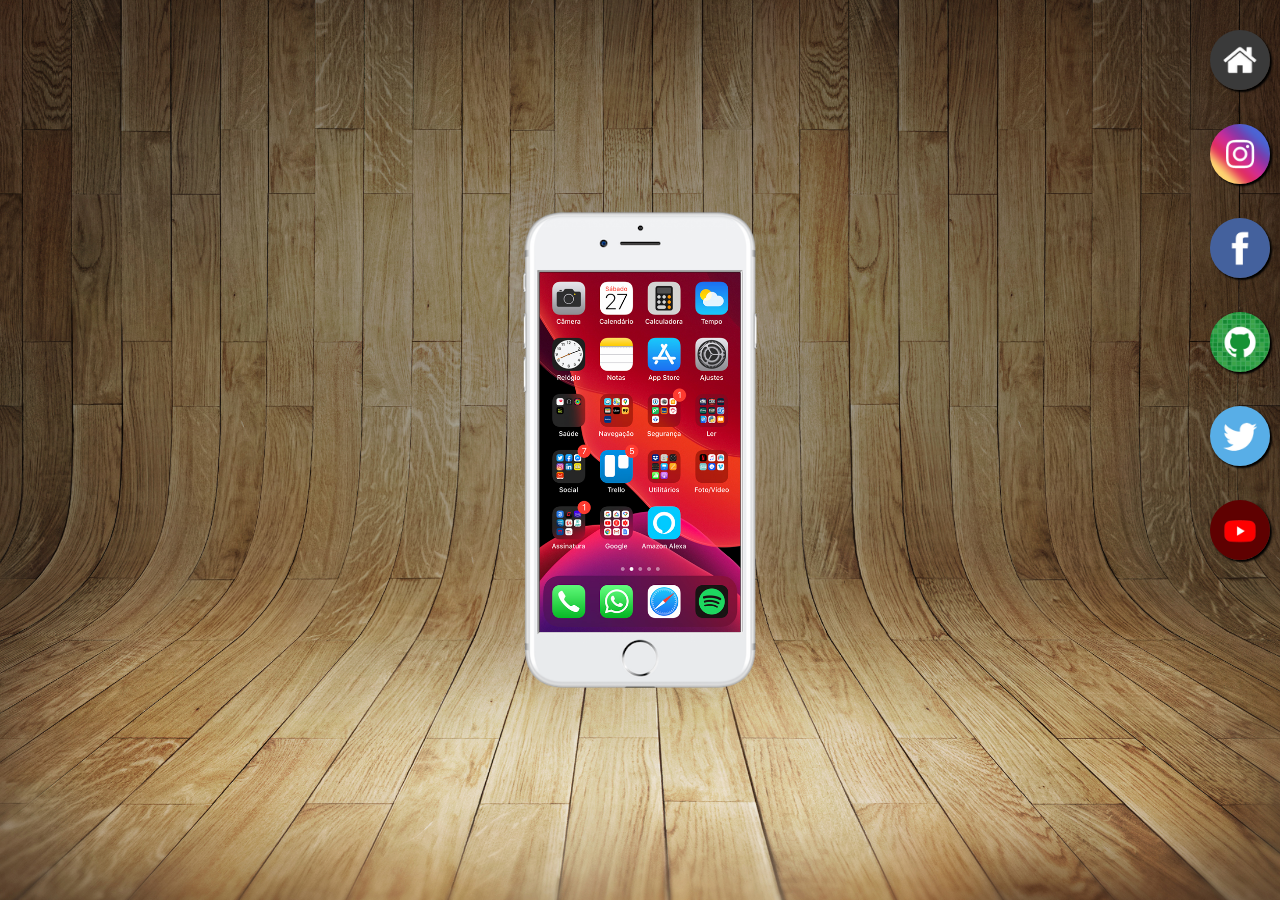
<file: index.html>
<!DOCTYPE html>
<html lang="en">
<head>
    <meta charset="UTF-8">
    <meta name="viewport" content="width=device-width, initial-scale=1.0">
    <title>Redes Sociais</title>

    <link rel="stylesheet" href="estilosCSS/style.css">
</head>
<body>
    <main>
        <div id="telefone">
            <iframe src="home.html" name="tela" frameborder="1" height="360px" width="201px"></iframe>
        </div>

        <nav>
            <ul>
                <li><a href="home.html" target="tela"><img src="imagens/logo-home.jpg" alt=""></a></li>

                <li><a href="insta.html" target="tela"><img src="imagens/logo-instagram.jpg" alt=""></a></li>

                <li><a href="face.html" target="tela"><img src="imagens/logo-facebook.jpg" alt=""></a></li>

                <li><a href="git.html" target="tela"><img src="imagens/logo-github.jpg" alt=""></a></li>

                <li><a href="twitter.html" target="tela"><img src="imagens/logo-twitter.jpg" alt=""></a></li>
                
                <li><a href="you.html" target="tela"><img src="imagens/logo-youtube.jpg" alt=""></a></li>
            </ul>
        </nav>
    </main>
</body>
</html>
</file>
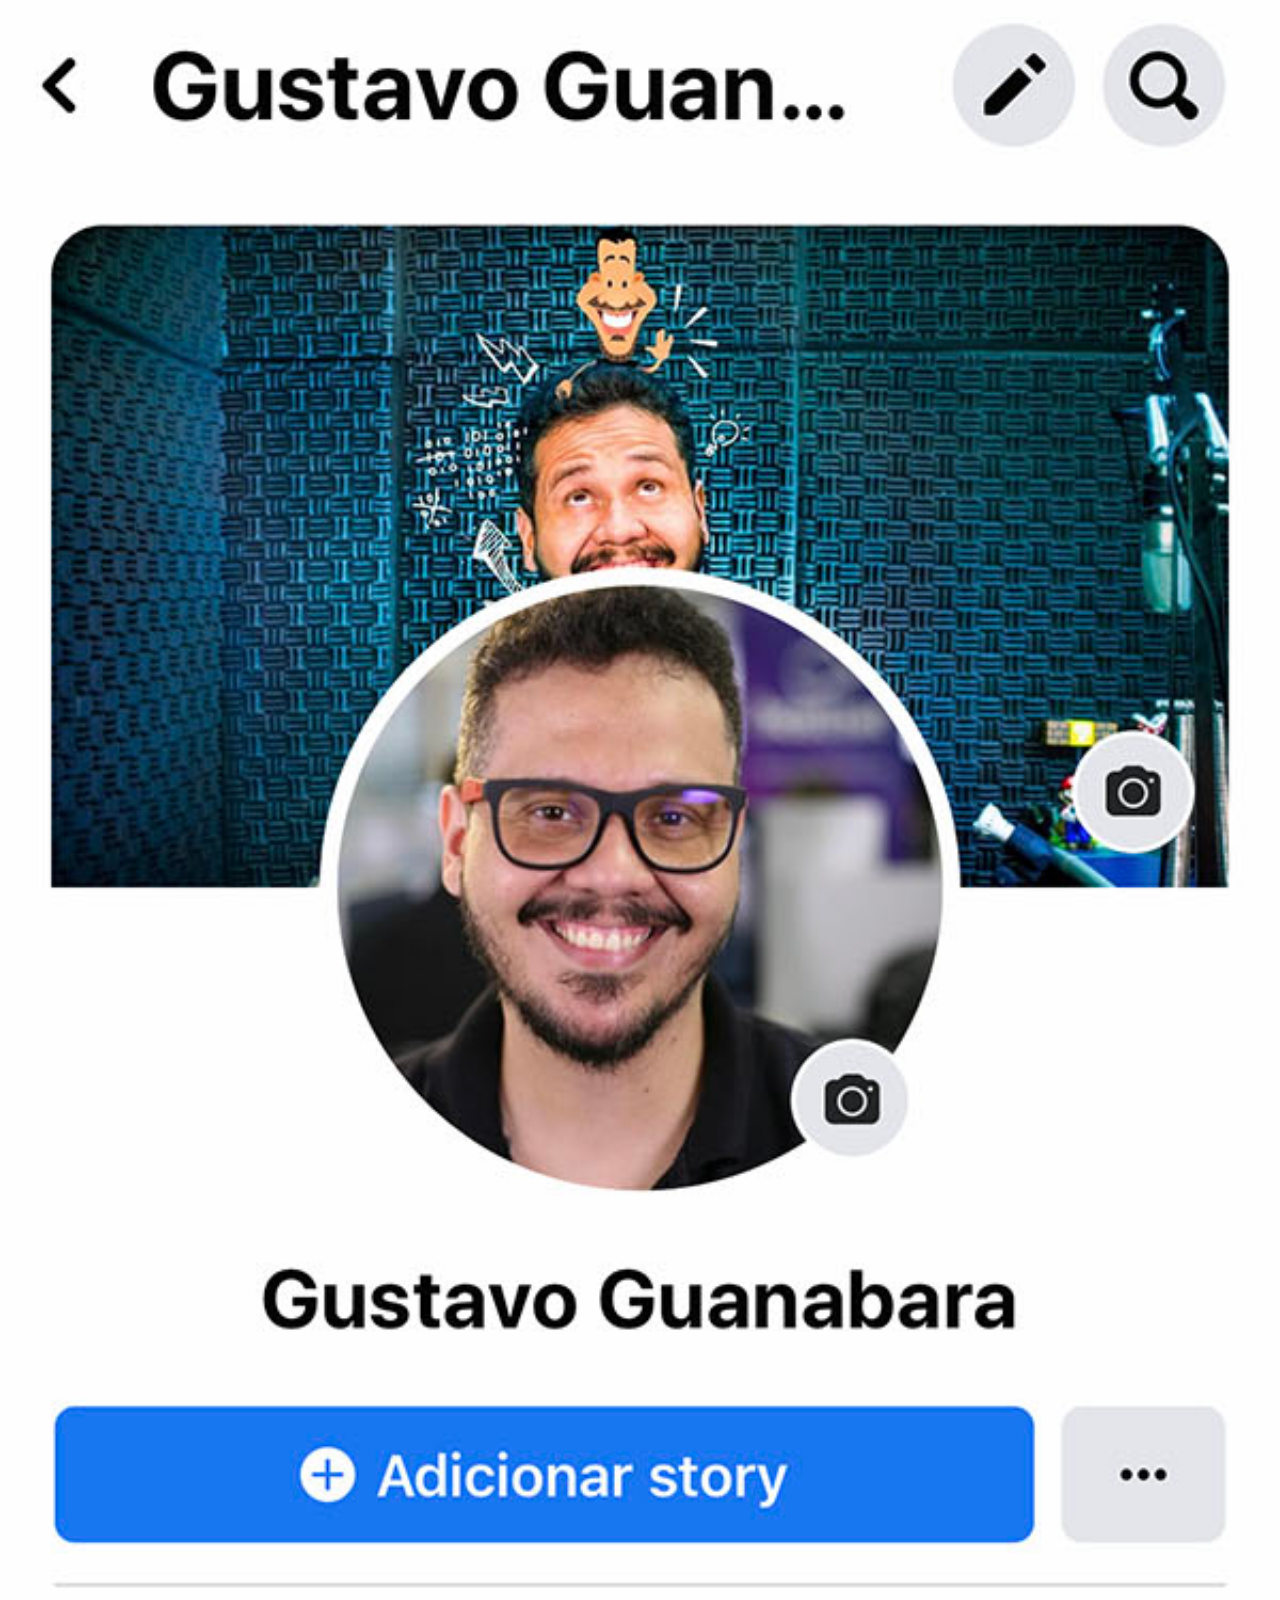
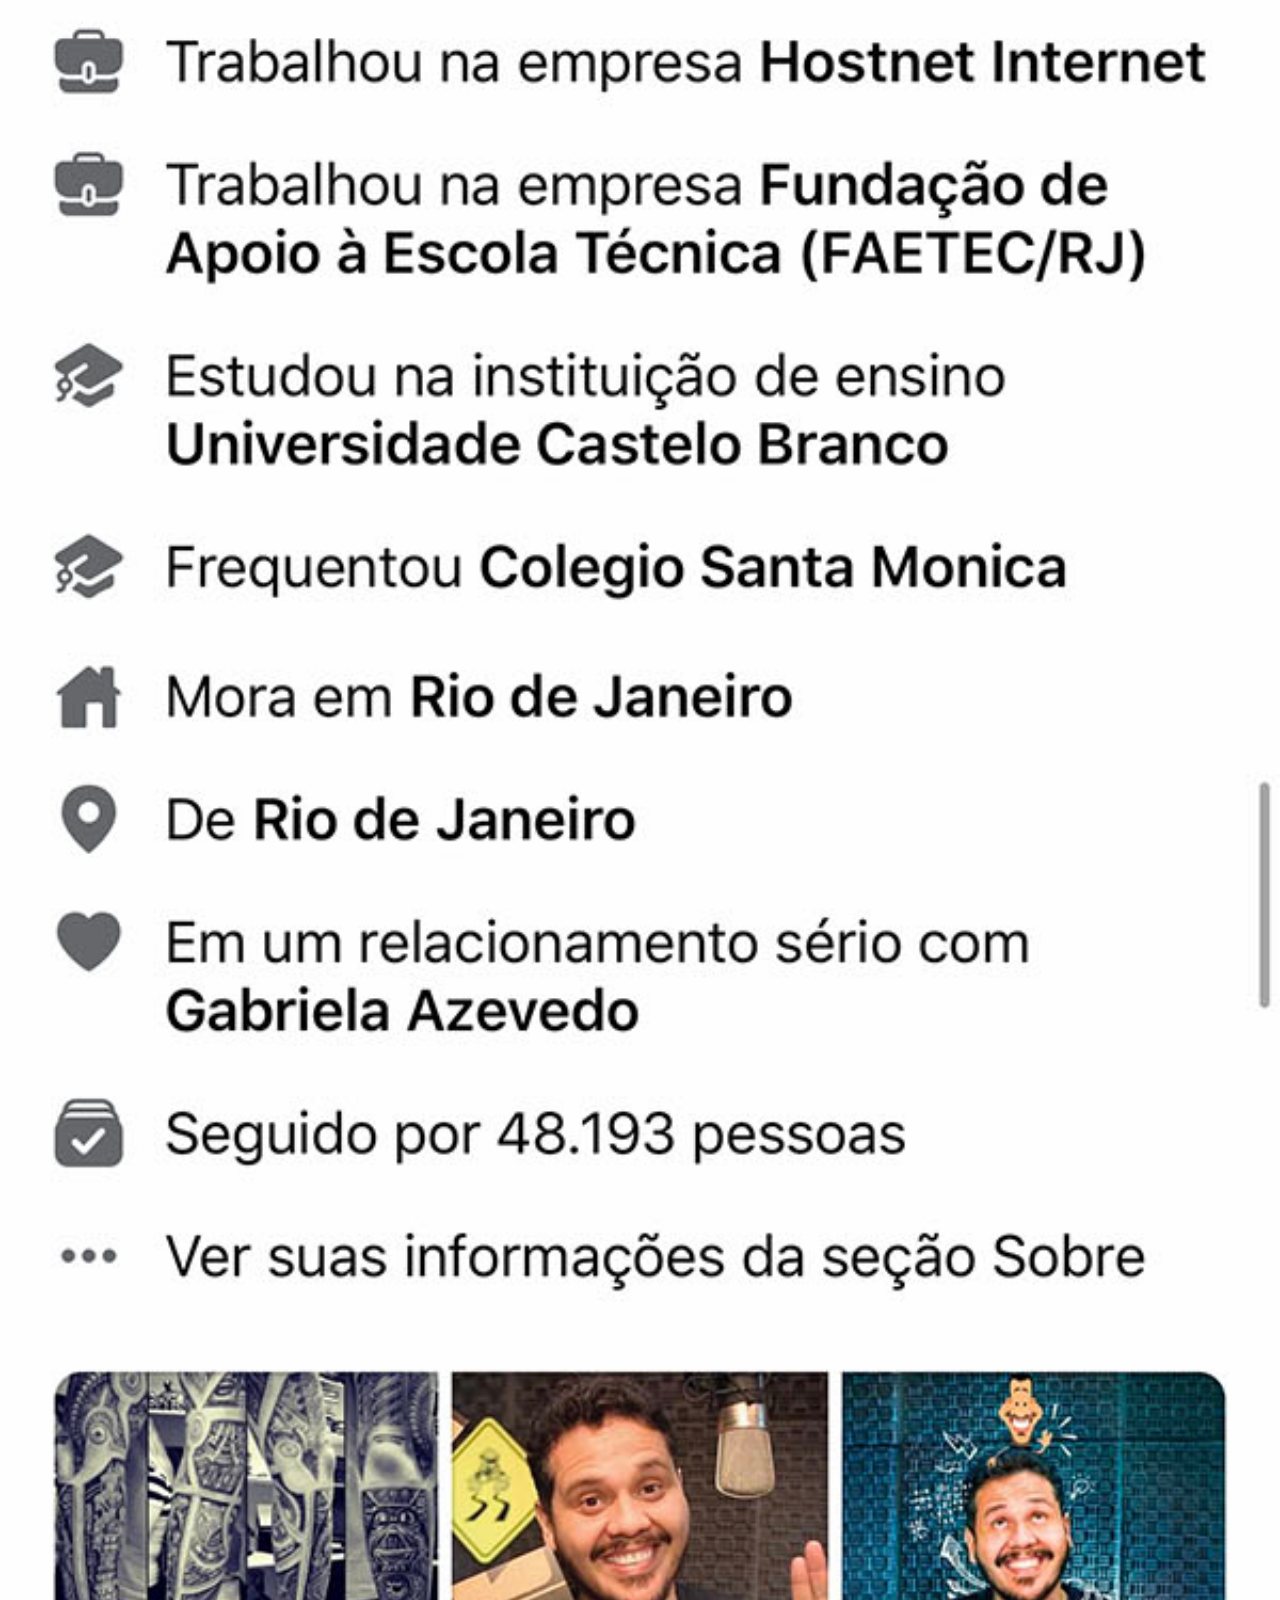
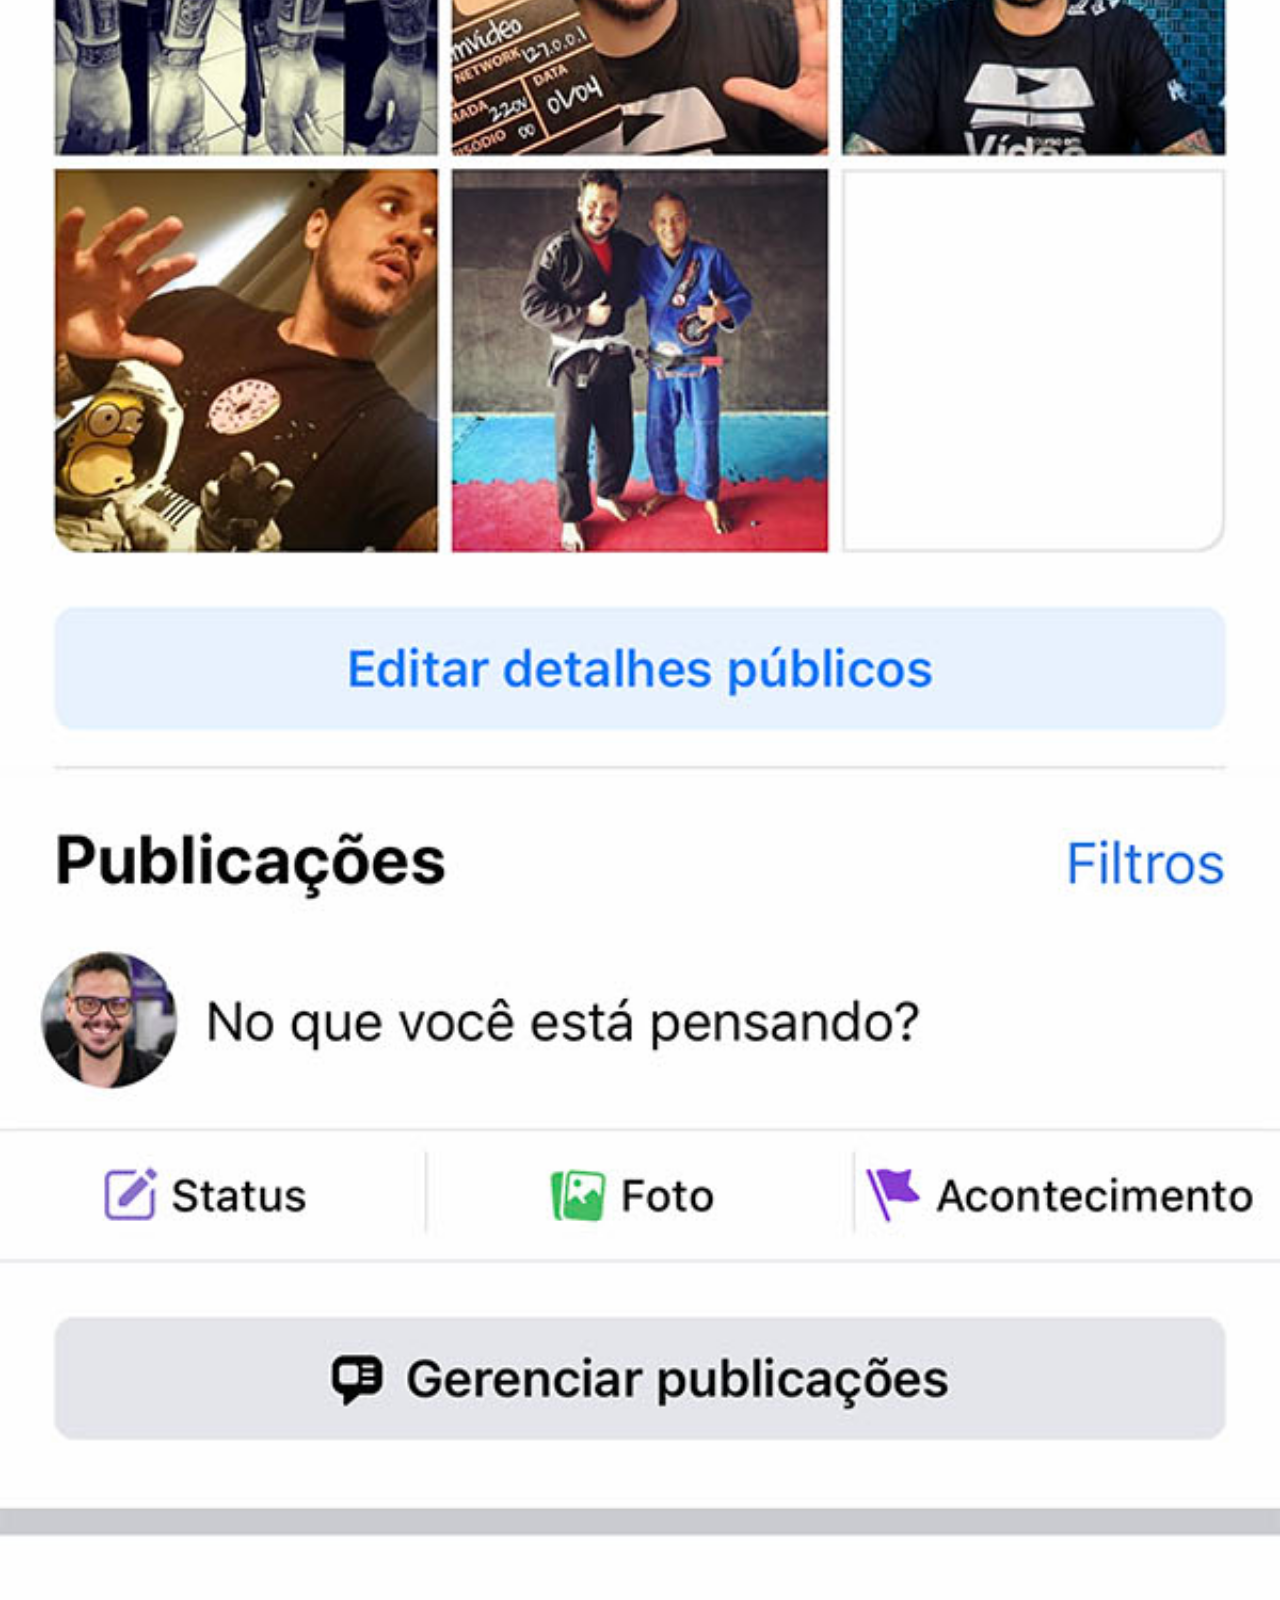
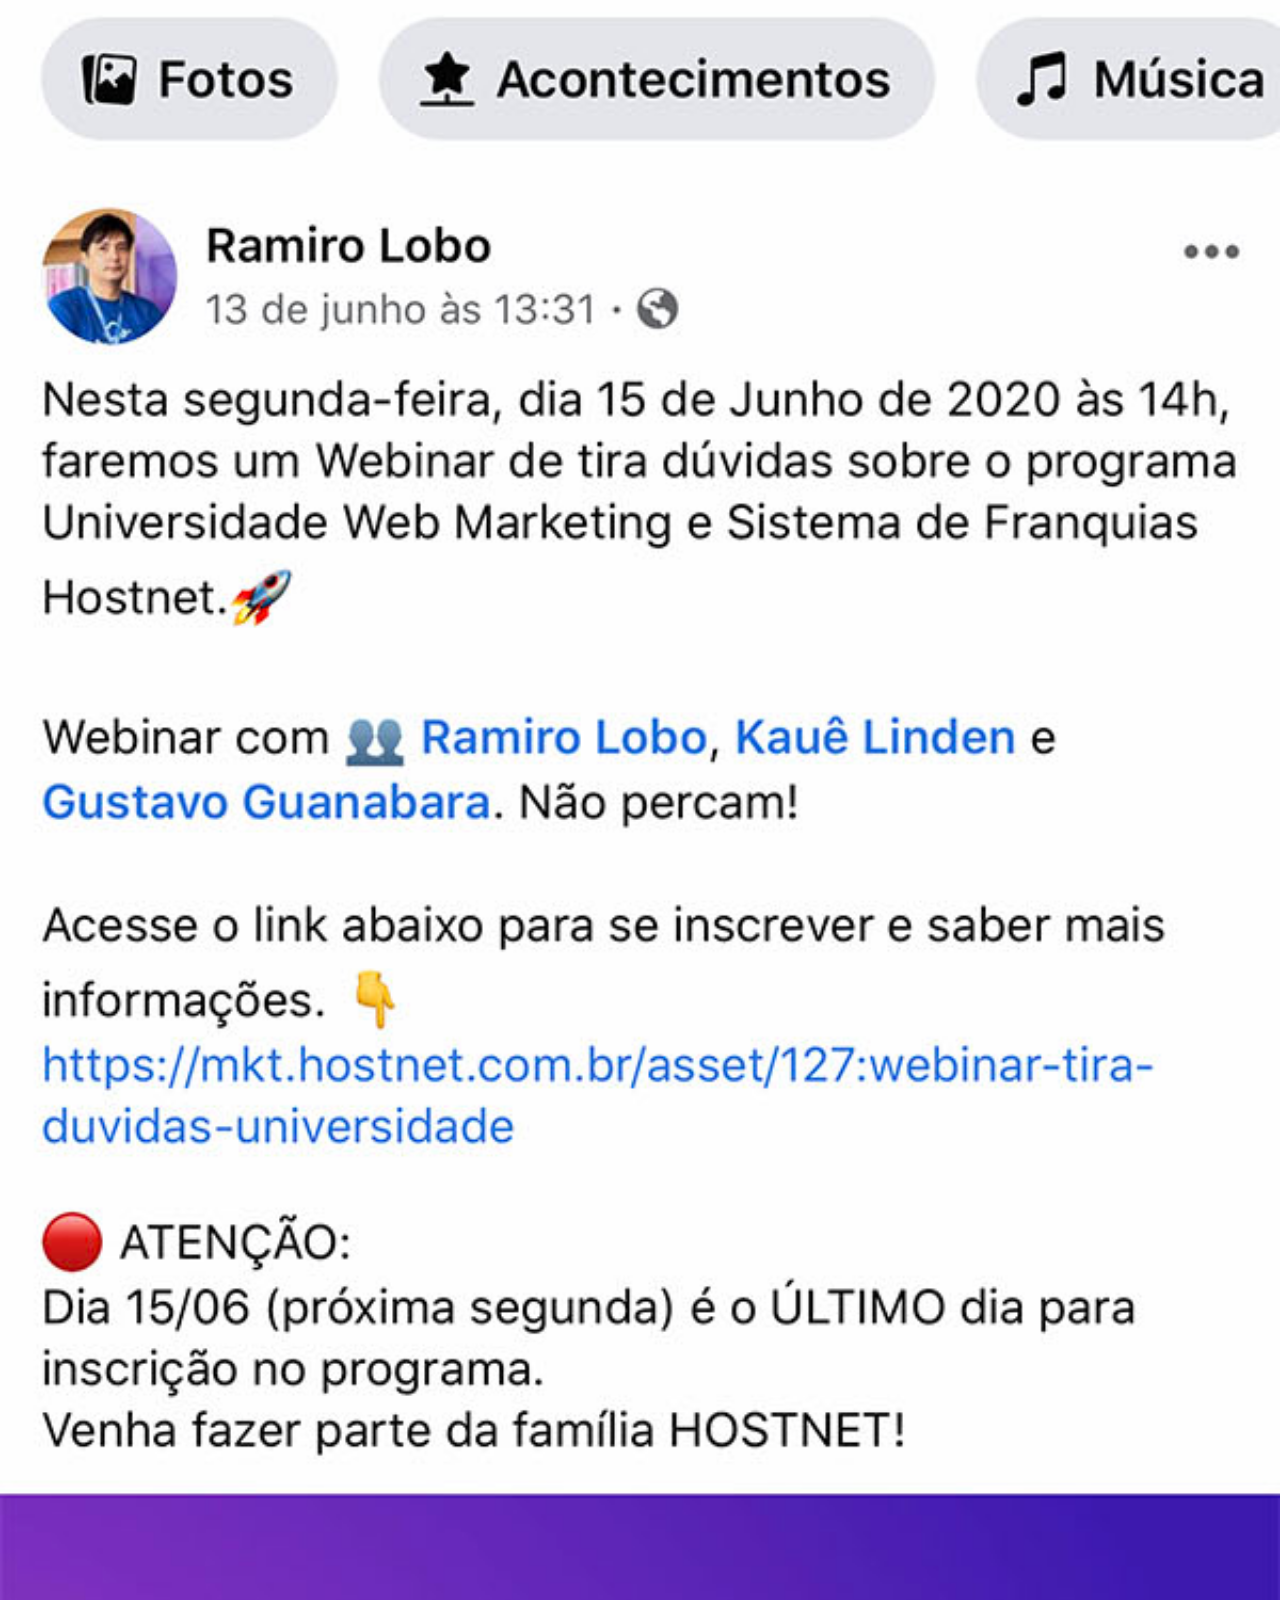
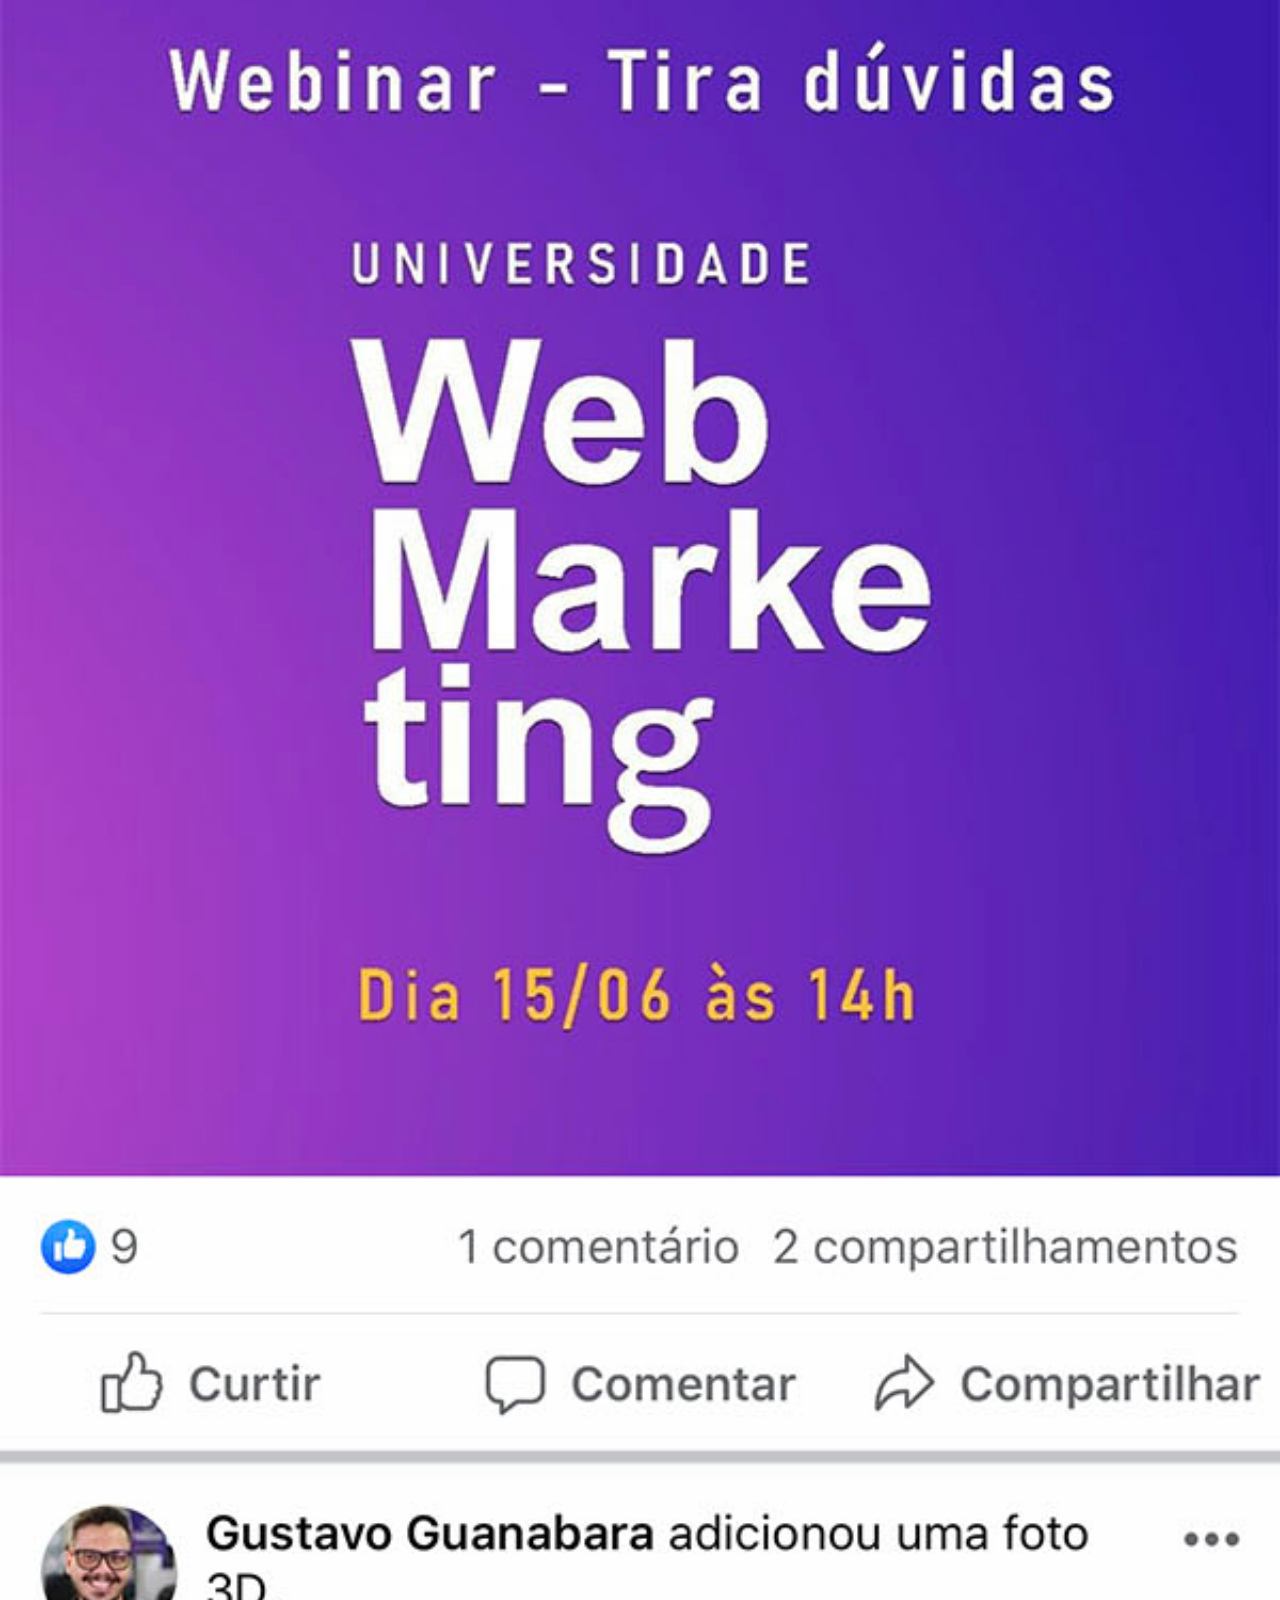
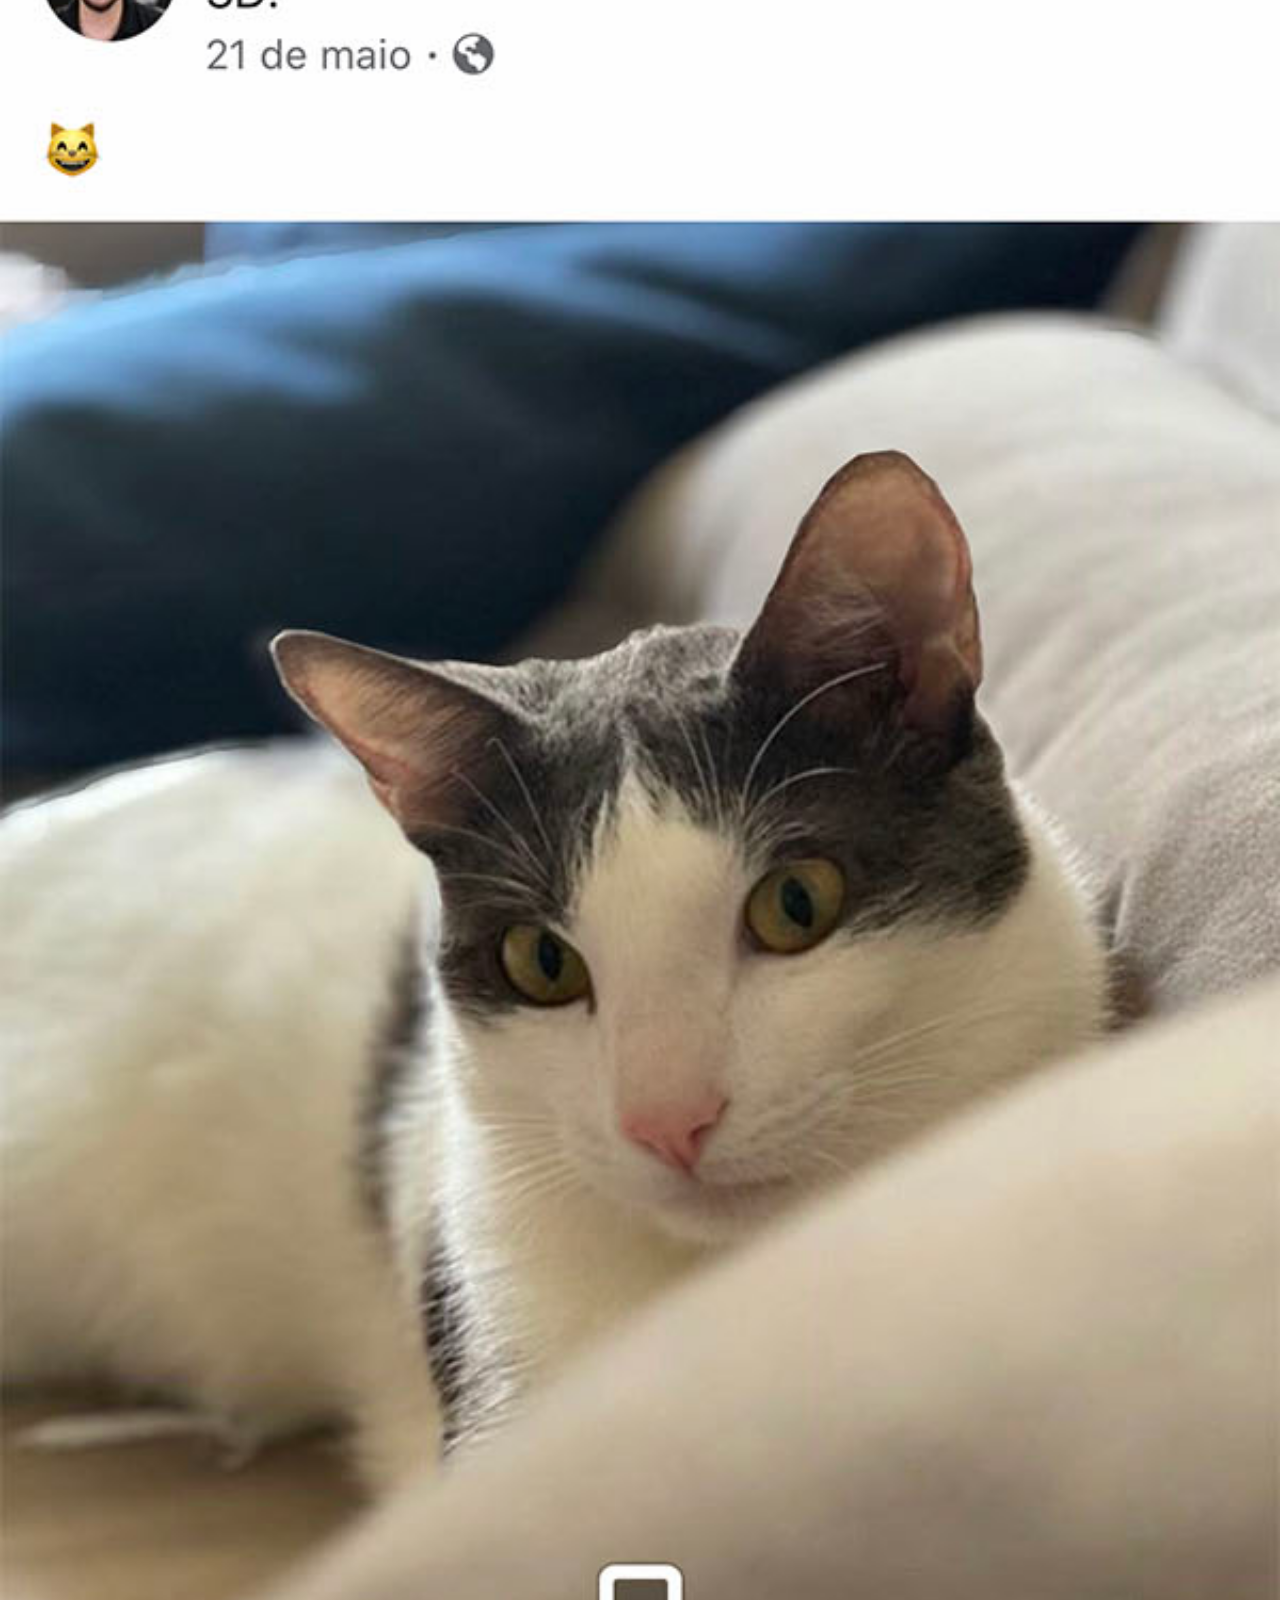
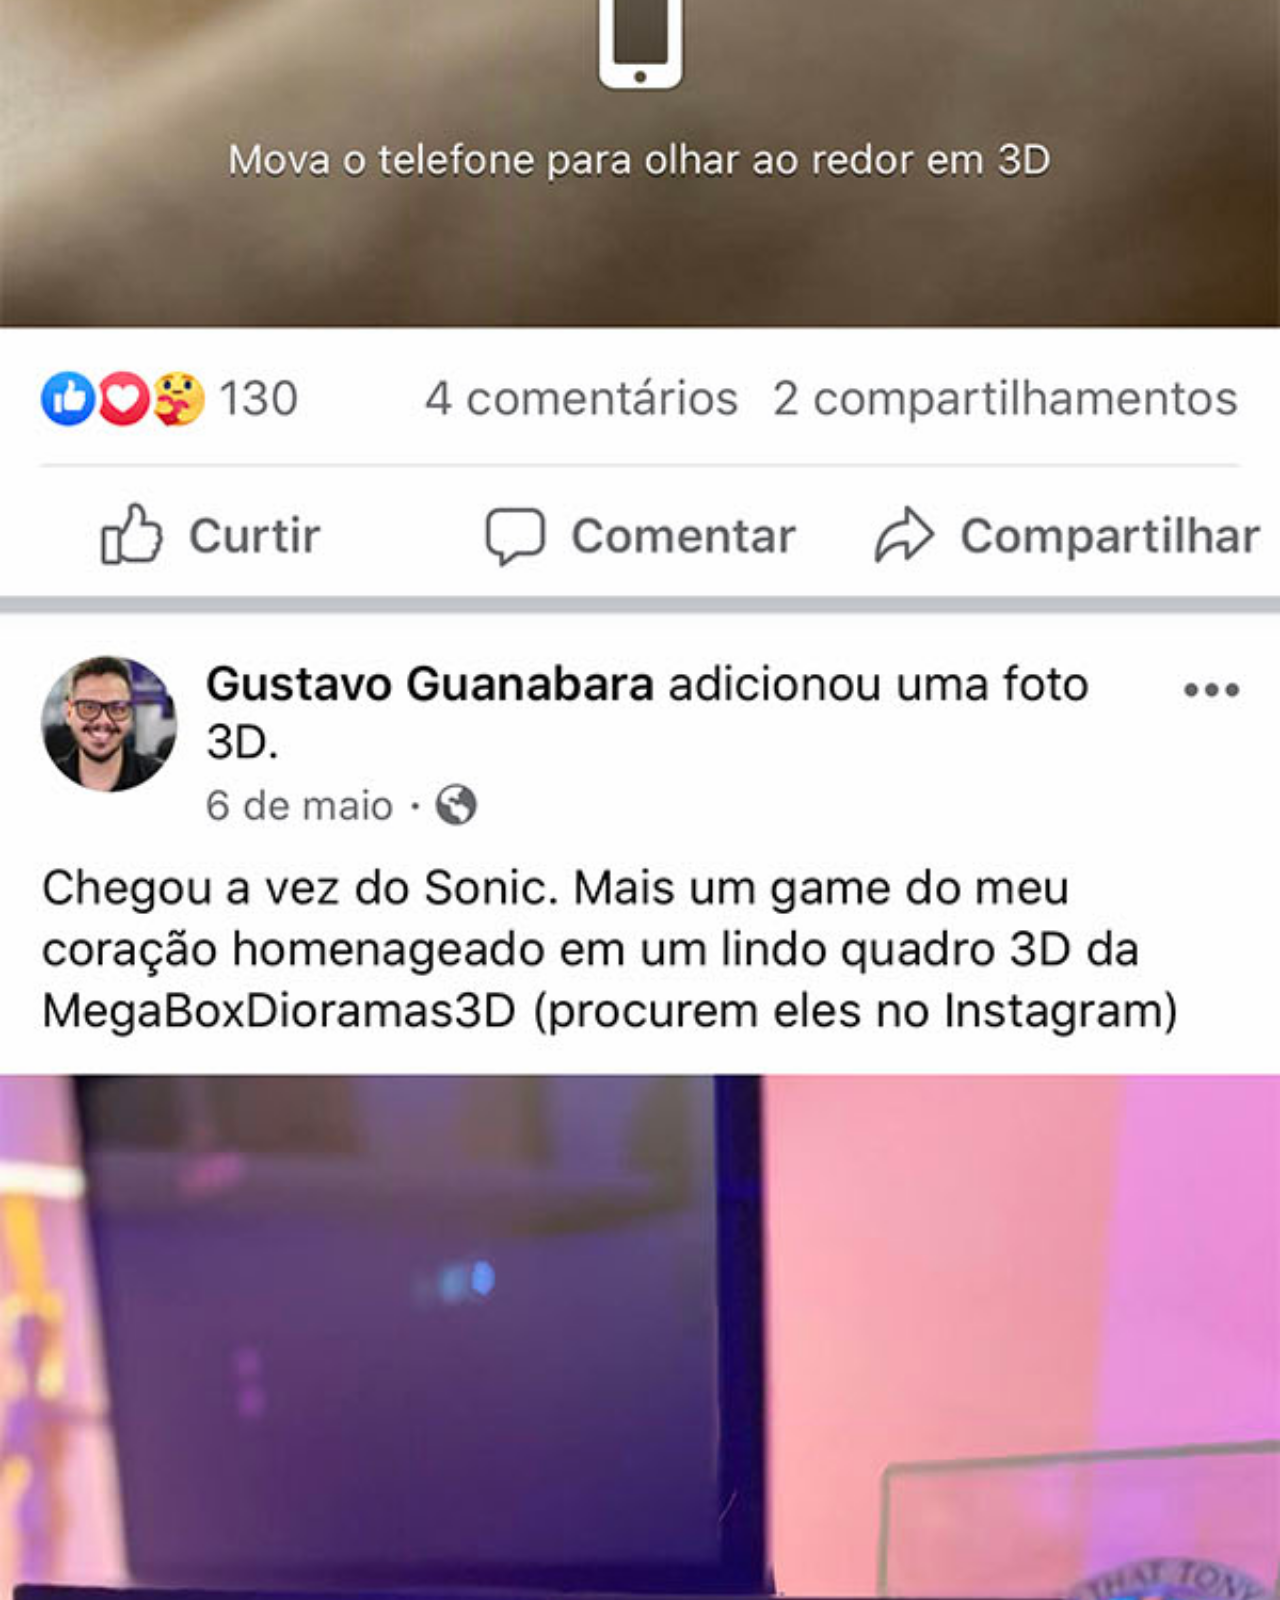
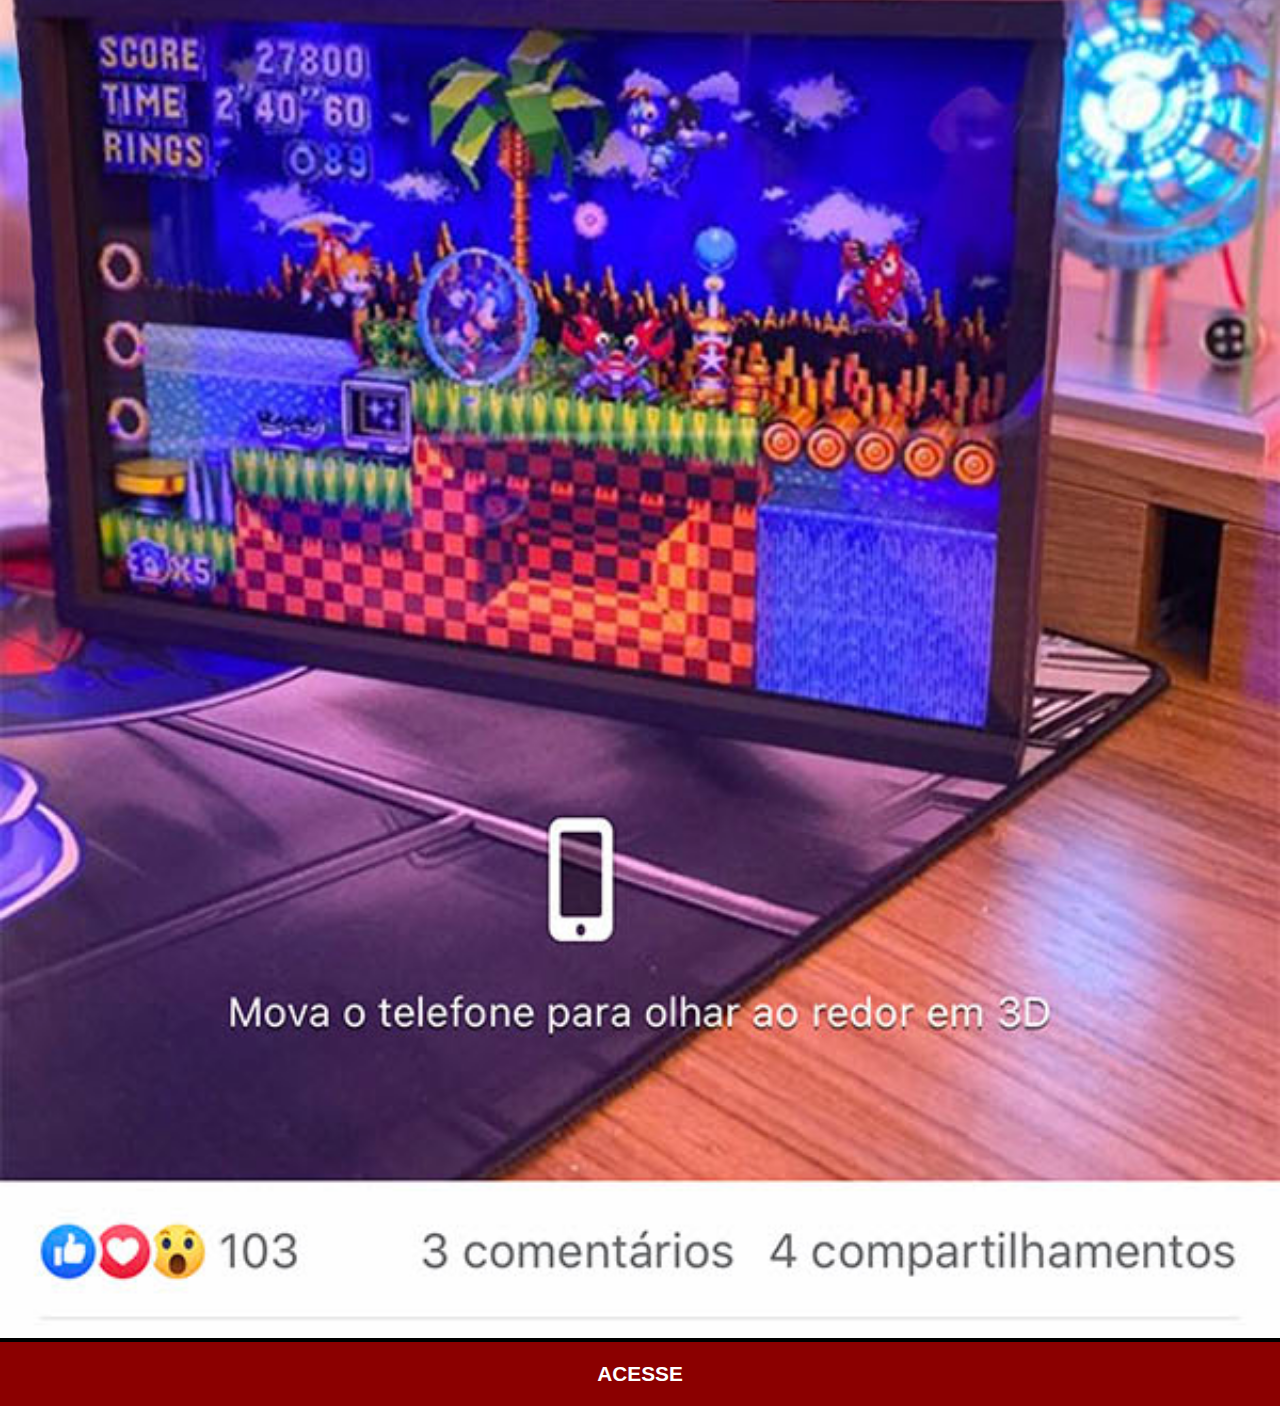
<file: face.html>
<!DOCTYPE html>
<html lang="en">
<head>
    <meta charset="UTF-8">
    <meta name="viewport" content="width=device-width, initial-scale=1.0">
    <title>Document</title>
    <link rel="stylesheet" href="estilosCSS/style.css">

    <link rel="stylesheet" href="estilosCSS/estilos.css">
</head>
<body>
    <img src="imagens/tela-facebook.jpg" alt="">
    <a href="https://facebook.com">ACESSE</a>
</body>
</file>
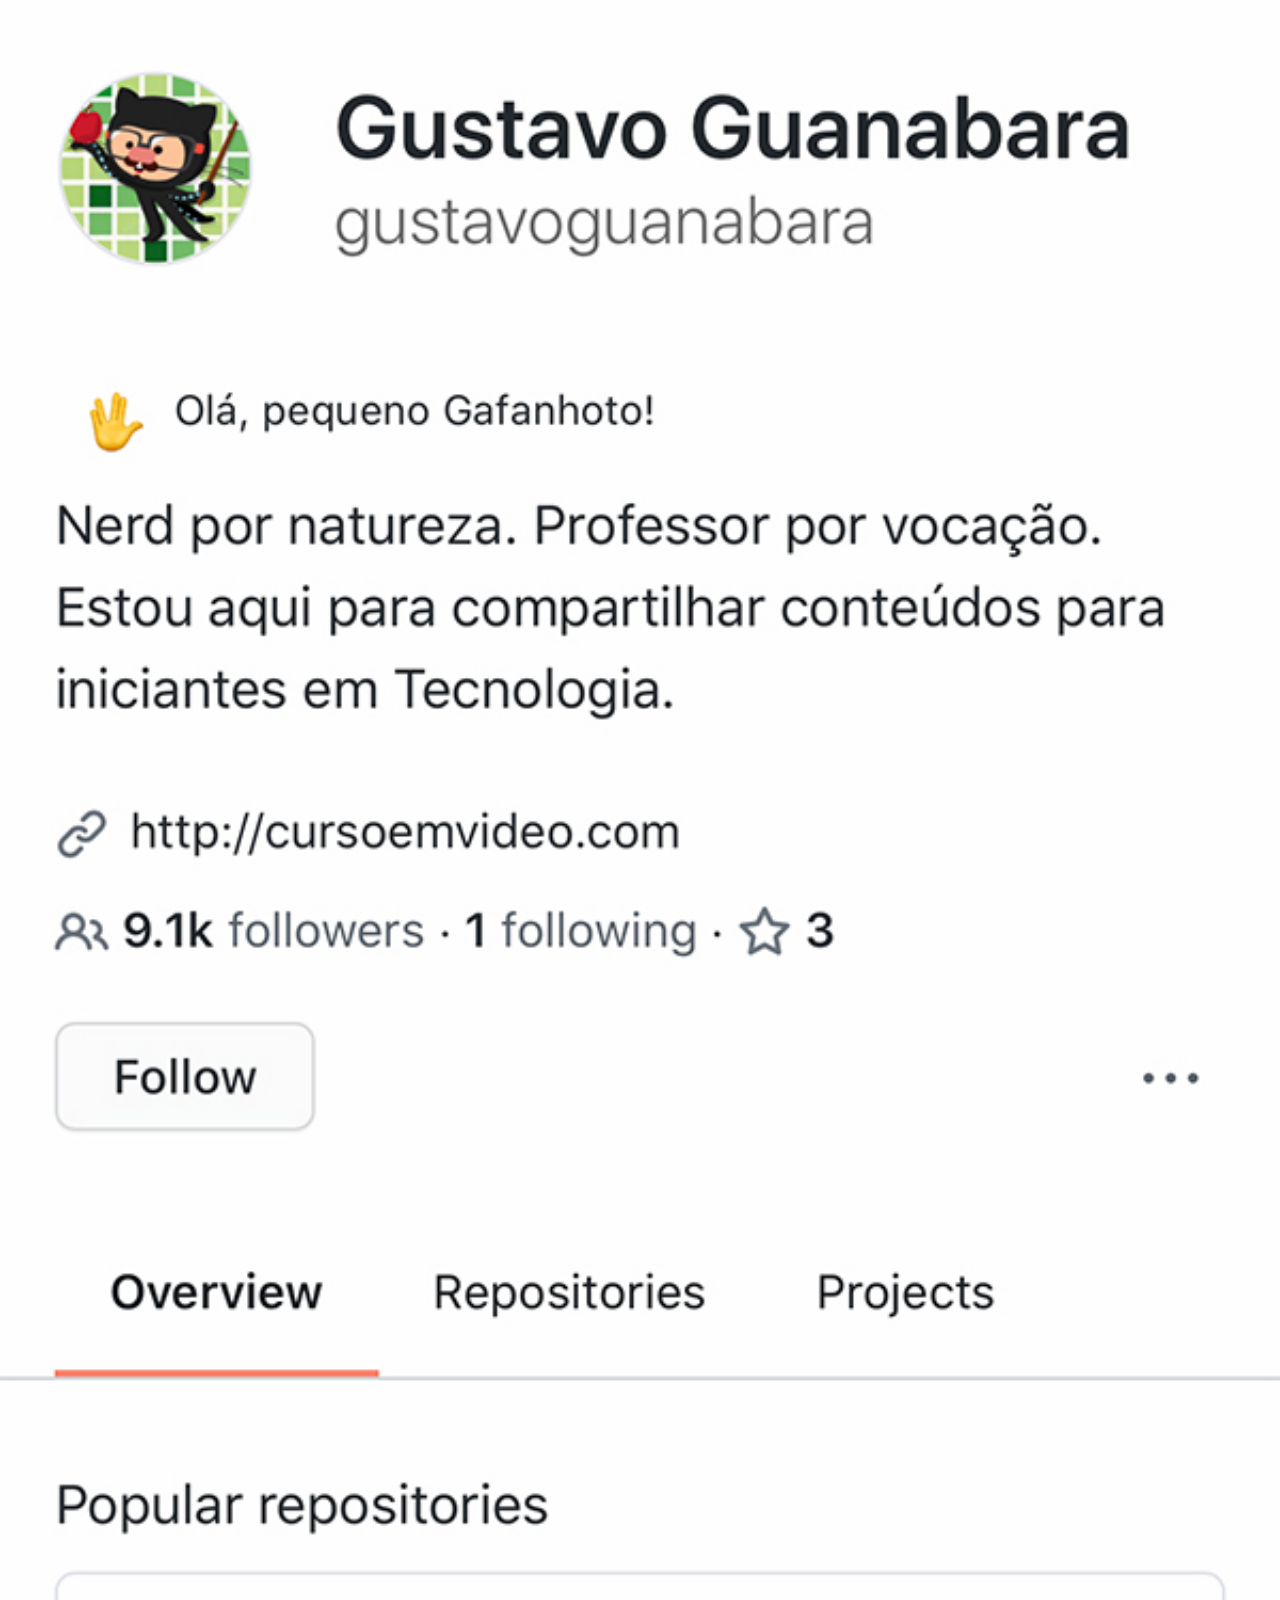
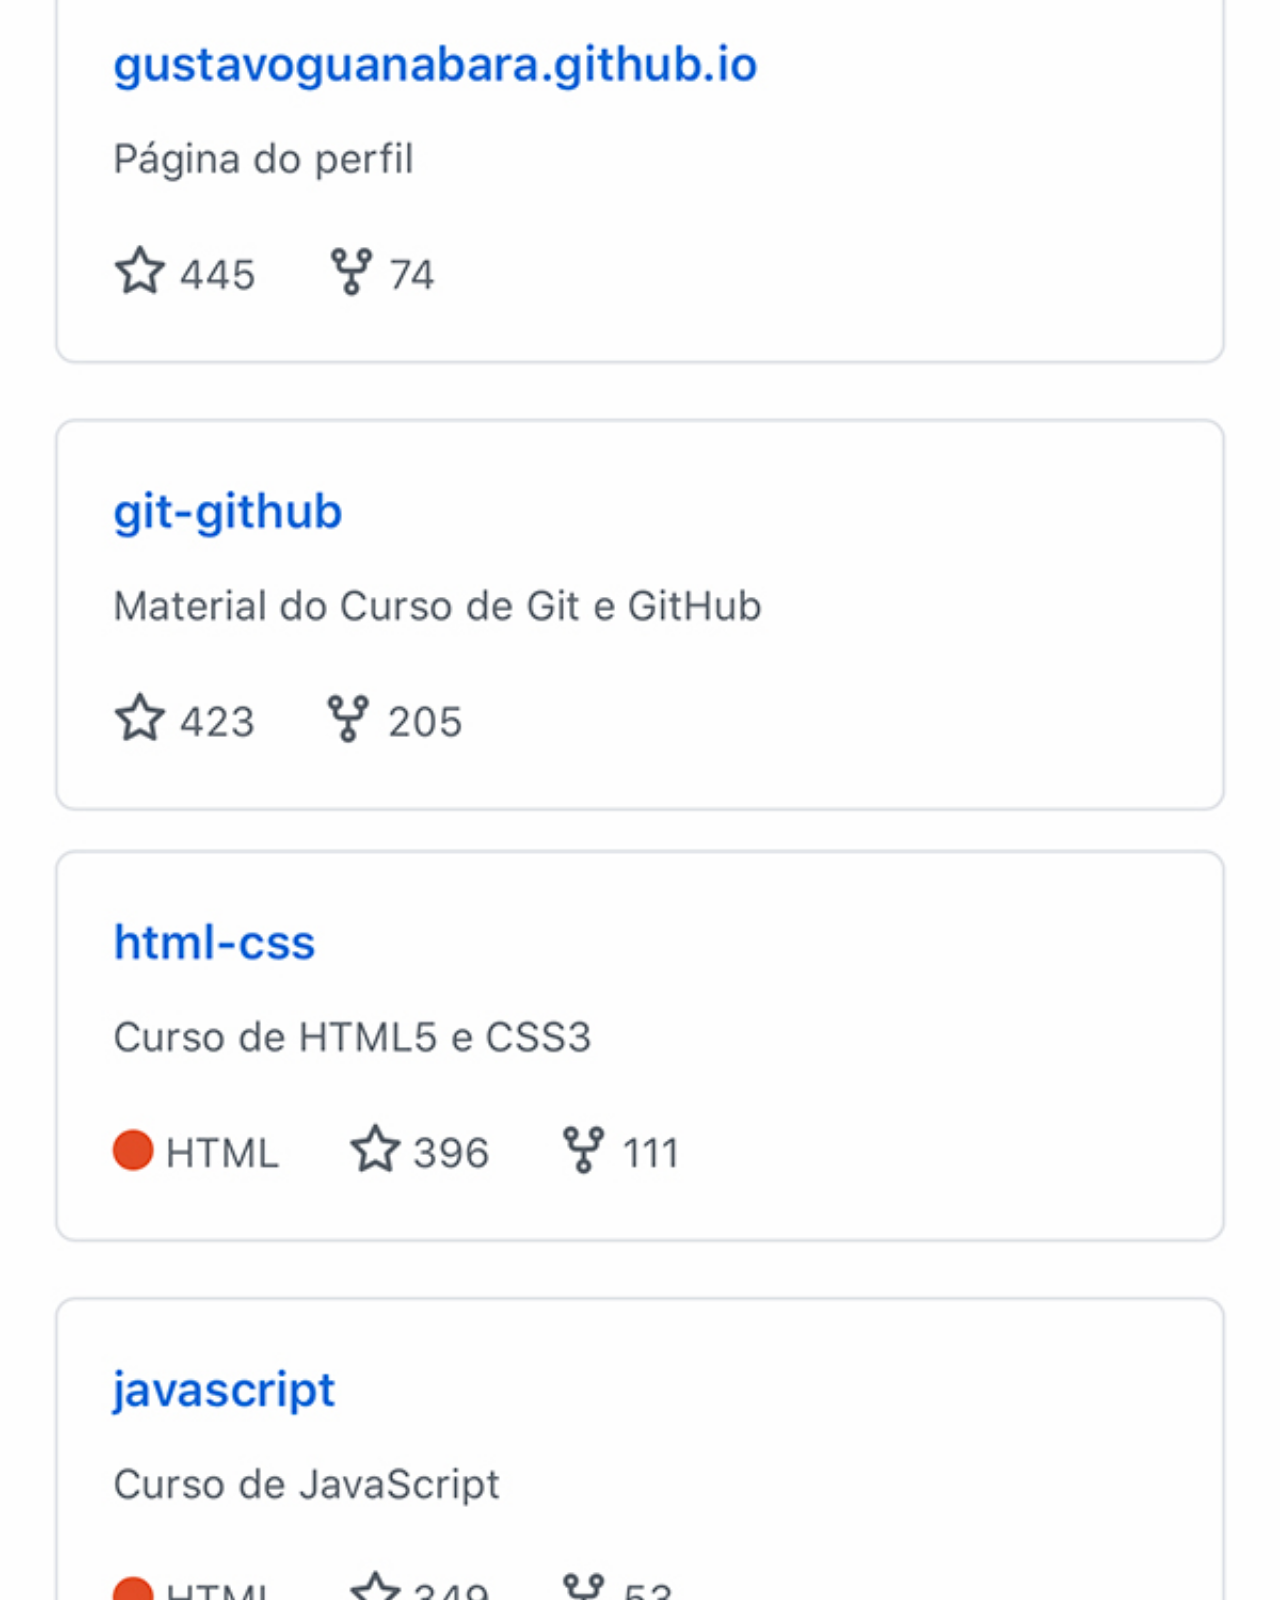
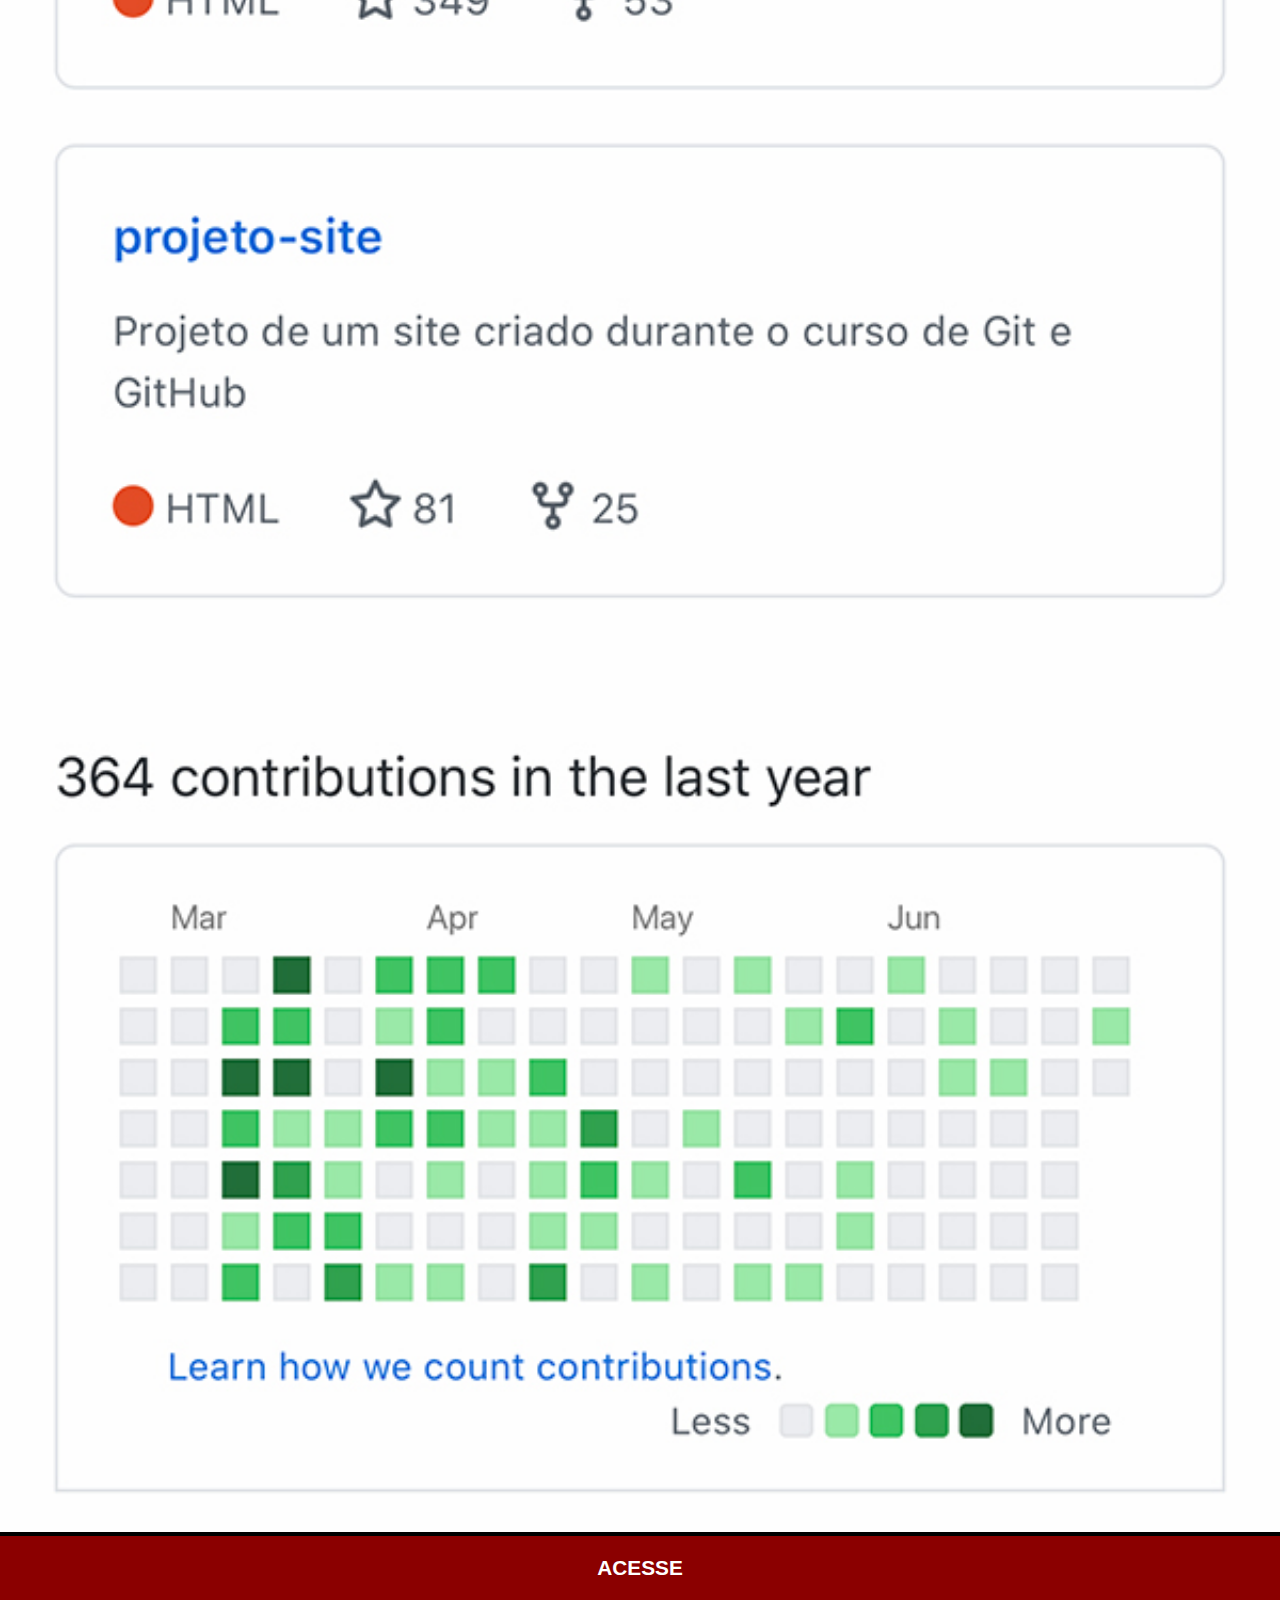
<file: git.html>
<!DOCTYPE html>
<html lang="en">
<head>
    <meta charset="UTF-8">
    <meta name="viewport" content="width=device-width, initial-scale=1.0">
    <title>Document</title>
    <link rel="stylesheet" href="estilosCSS/style.css">

    <link rel="stylesheet" href="estilosCSS/estilos.css">
</head>
<body>
    <img src="imagens/tela-github.jpg" alt="">
    <a href="https://github.to">ACESSE</a>
</body>
</file>
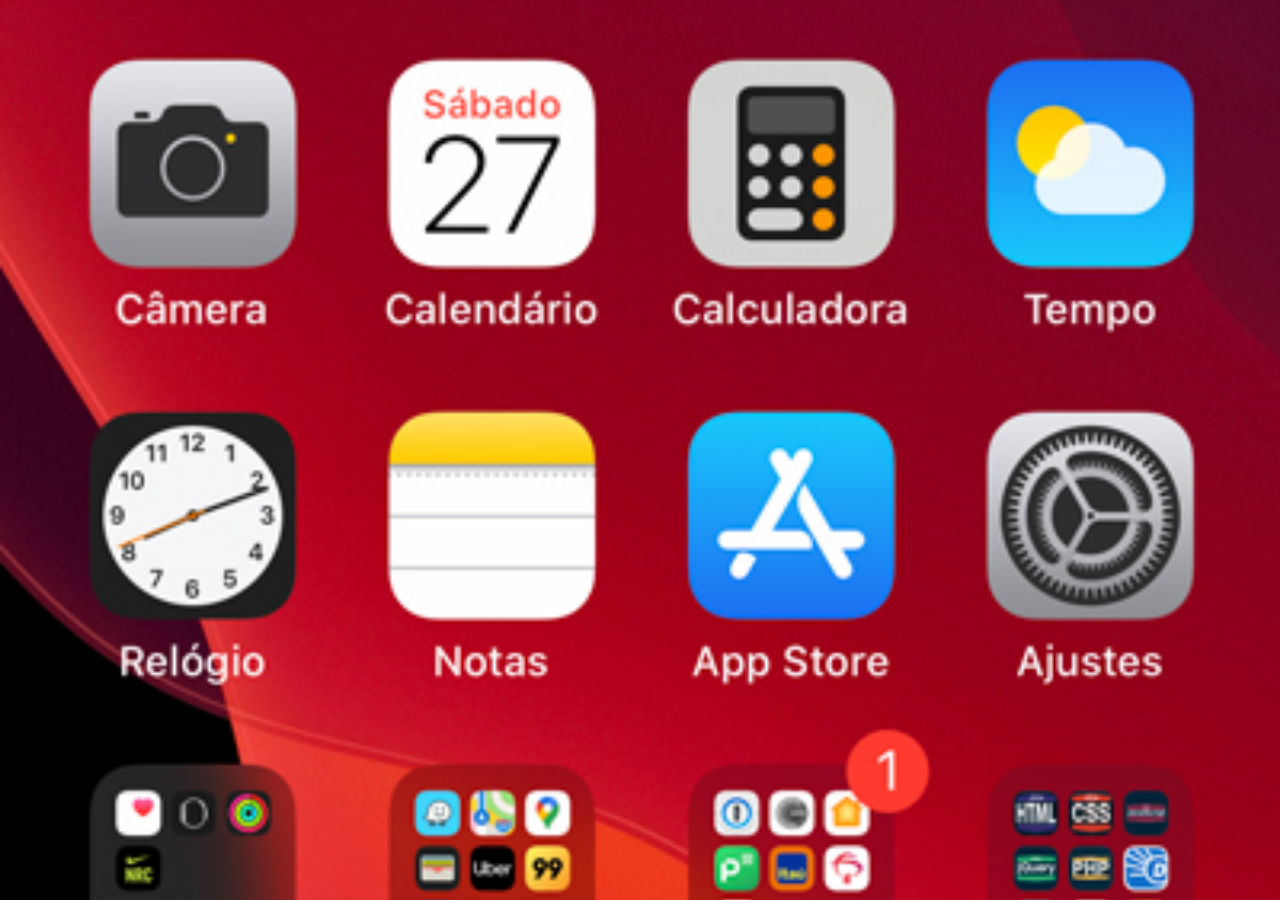
<file: home.html>
<!DOCTYPE html>
<html lang="pt-br">
<head>
    <meta charset="UTF-8">
    <meta name="viewport" content="width=device-width, initial-scale=1.0">
    <title>home</title>
    <style>
        * {
            padding: 0;
            margin: 0;
        }

        body {
            width: 100vw;
            height: 100vh;
            background: black url('imagens/tela-home.jpg') no-repeat top center;

            background-size: cover;
        }
    </style>
</head>
<body>
    
</body>
</html>
</file>
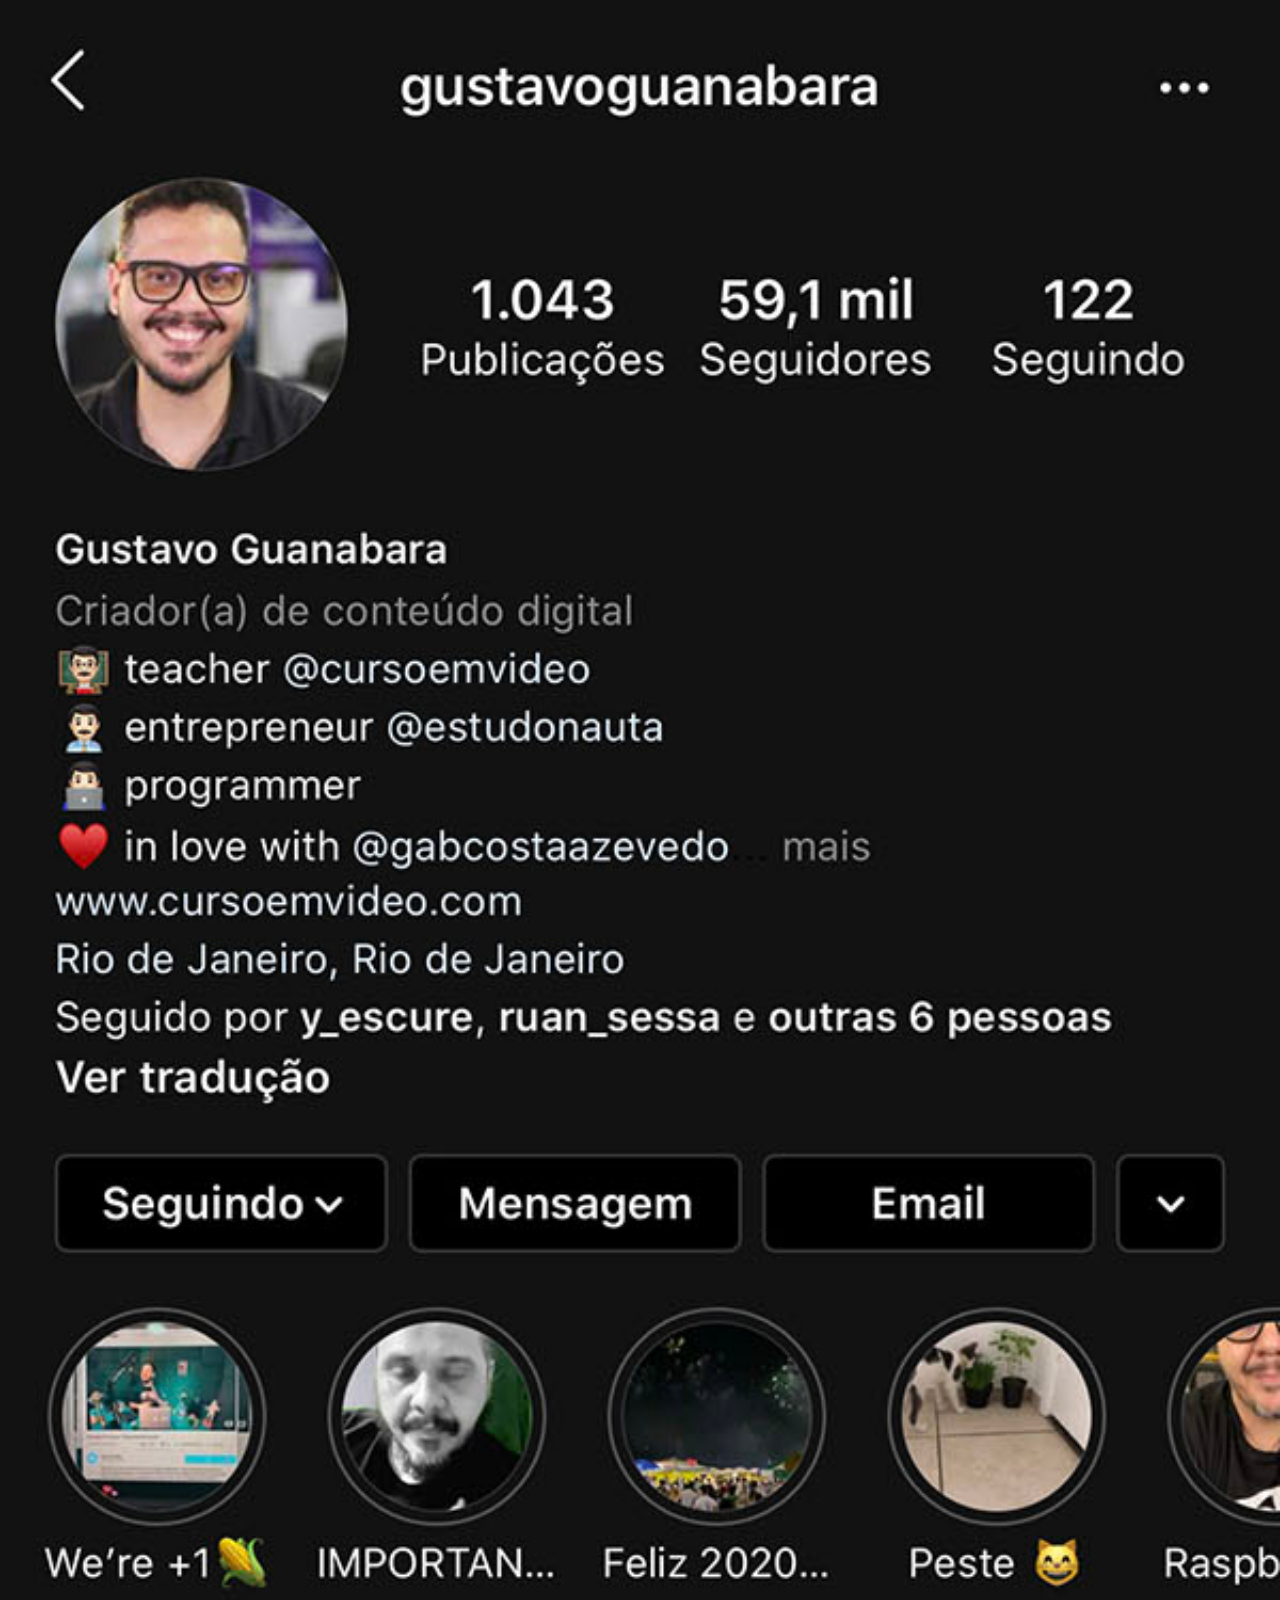
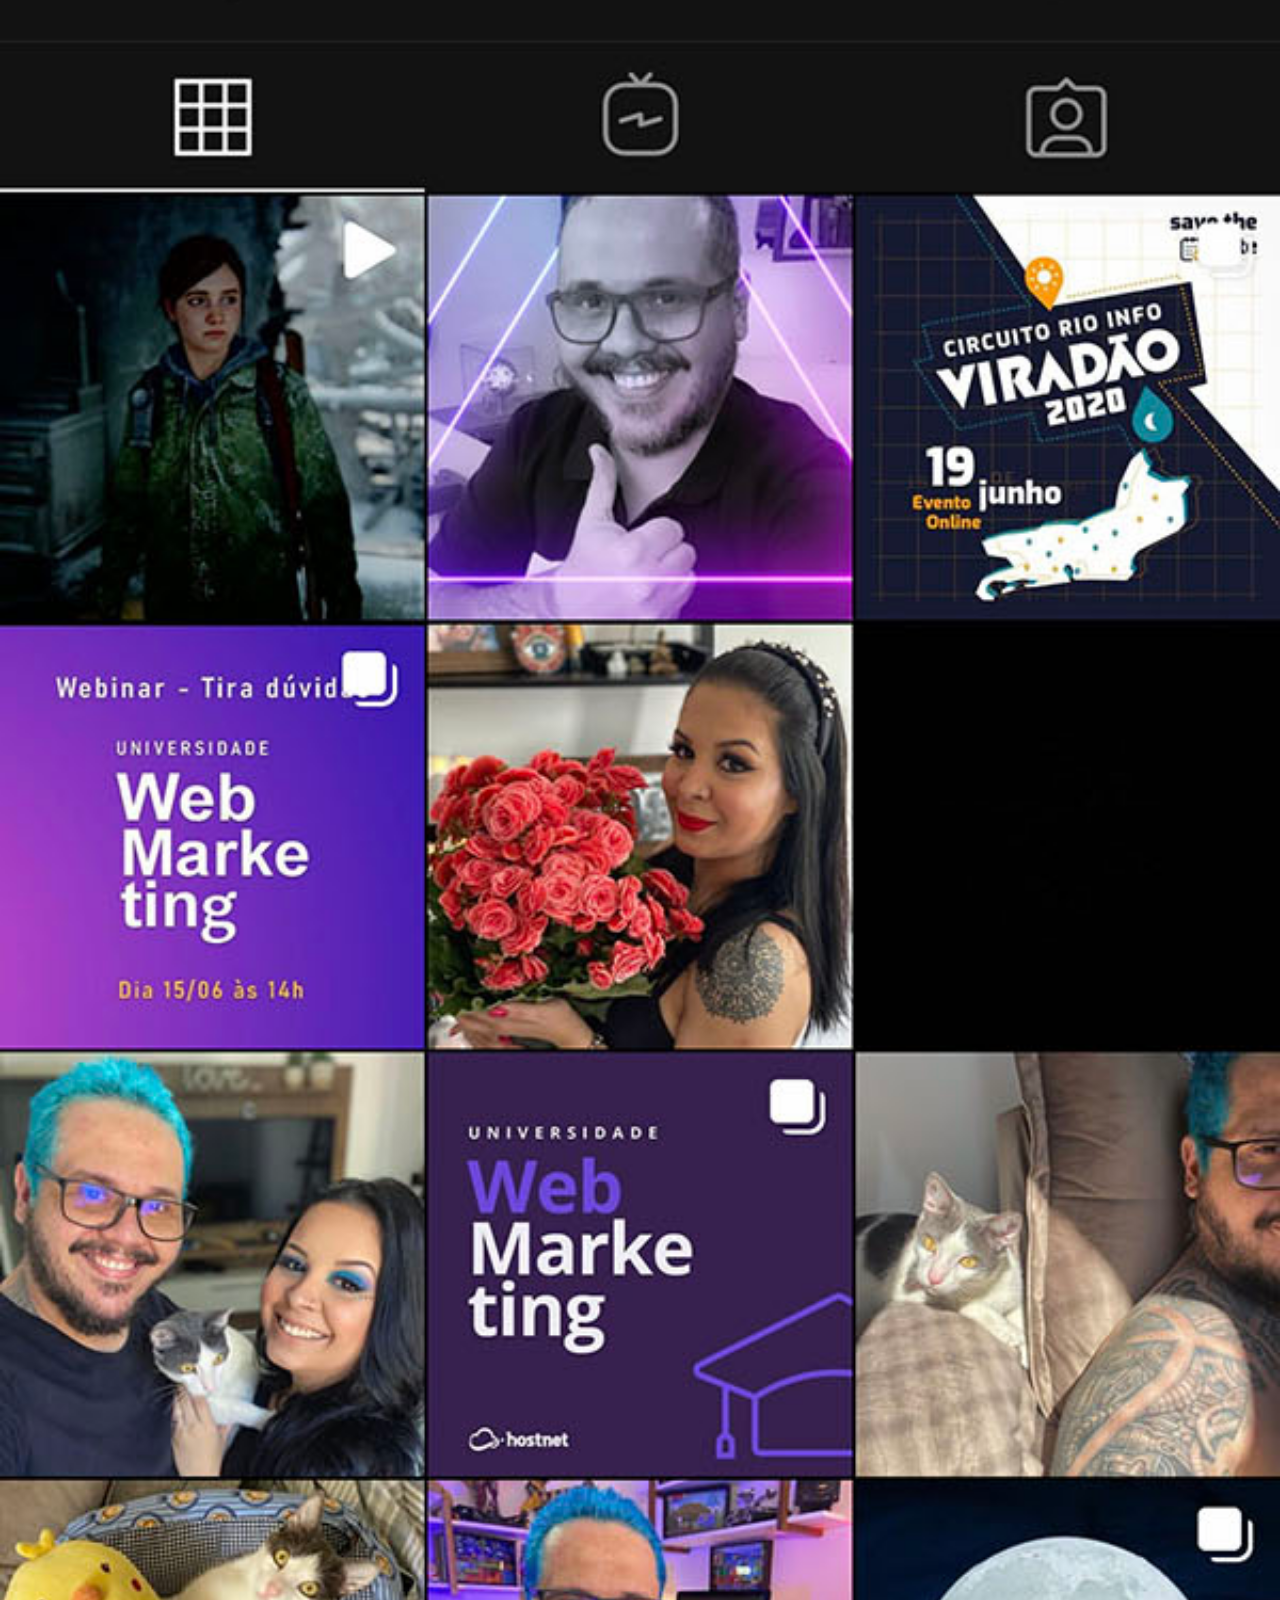
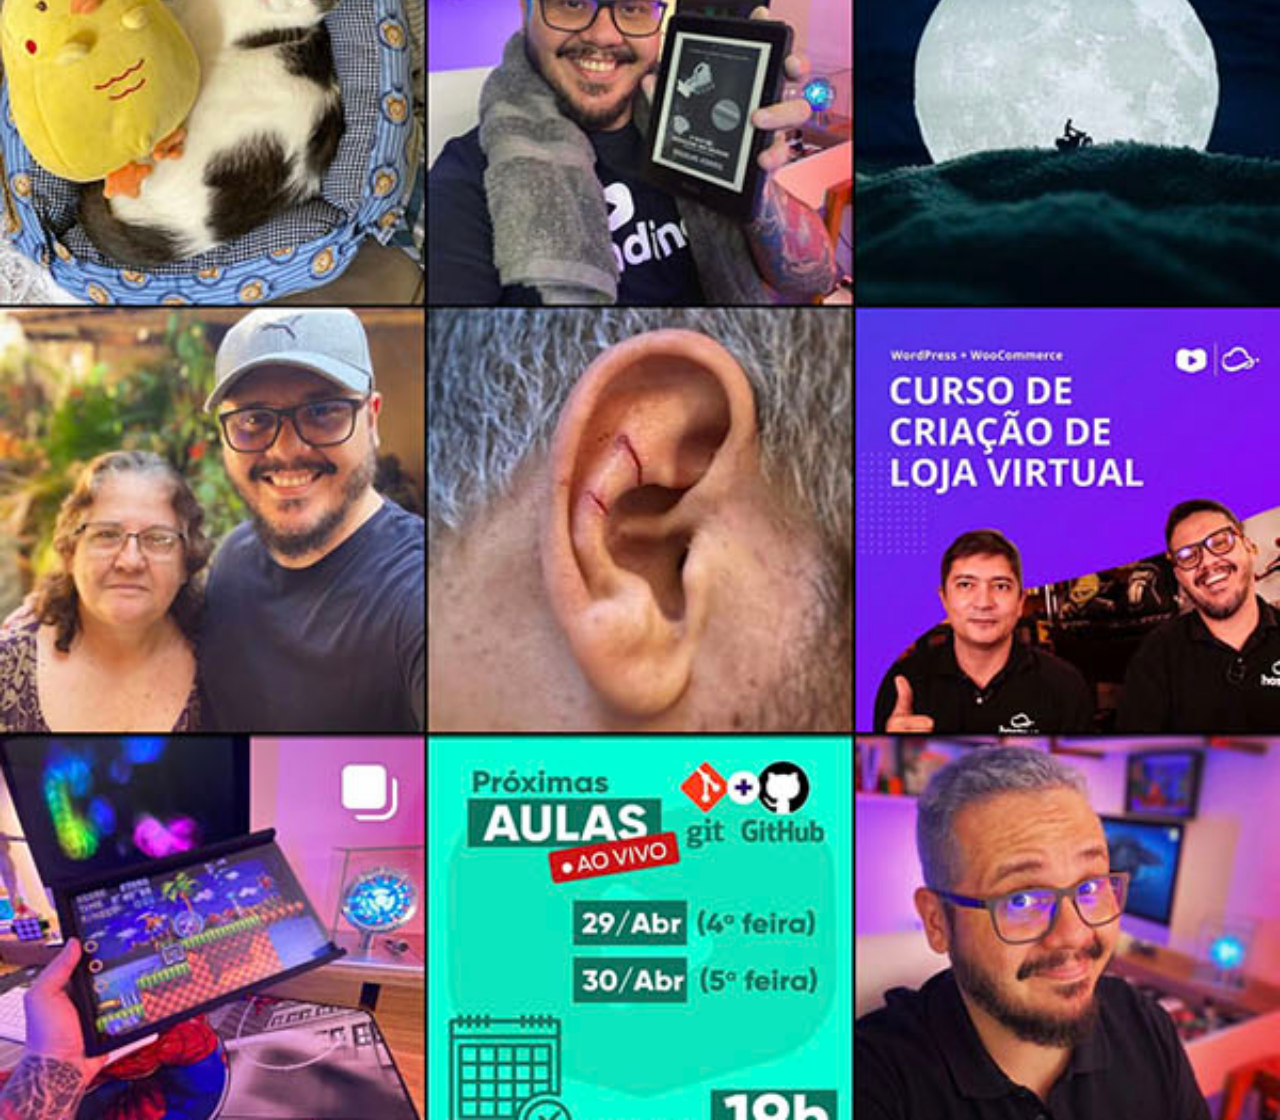
<file: insta.html>
<!DOCTYPE html>
<html lang="en">
<head>
    <meta charset="UTF-8">
    <meta name="viewport" content="width=device-width, initial-scale=1.0">
    <title>Document</title>
    <link rel="stylesheet" href="estilosCSS/style.css">

    <style>
        div {
            background-image: url(imagens/tela-instagram.jpg);
            height: 100%;
            width: 100%;
            background-size: cover;
            height: 480vh;
        }
    </style>
</head>
<body>
    <div>

    </div>
</body>
</html>
</file>
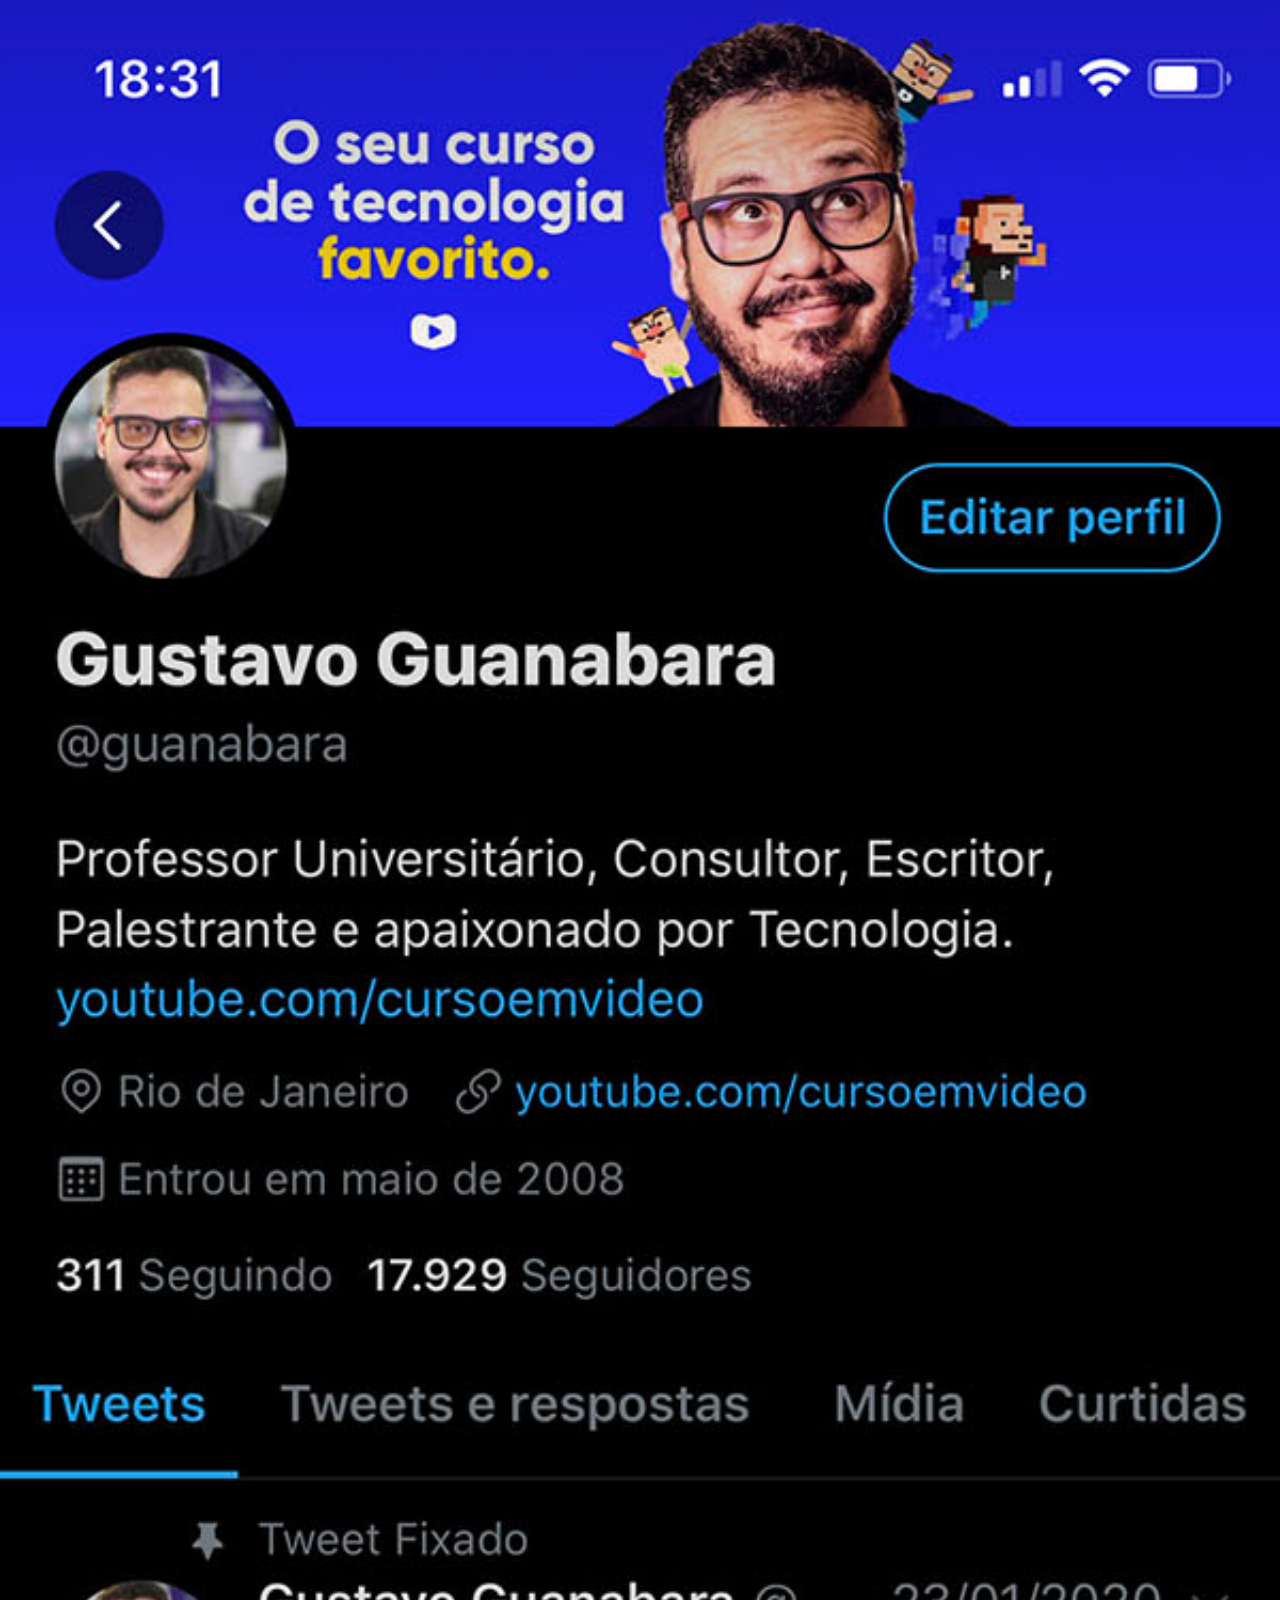
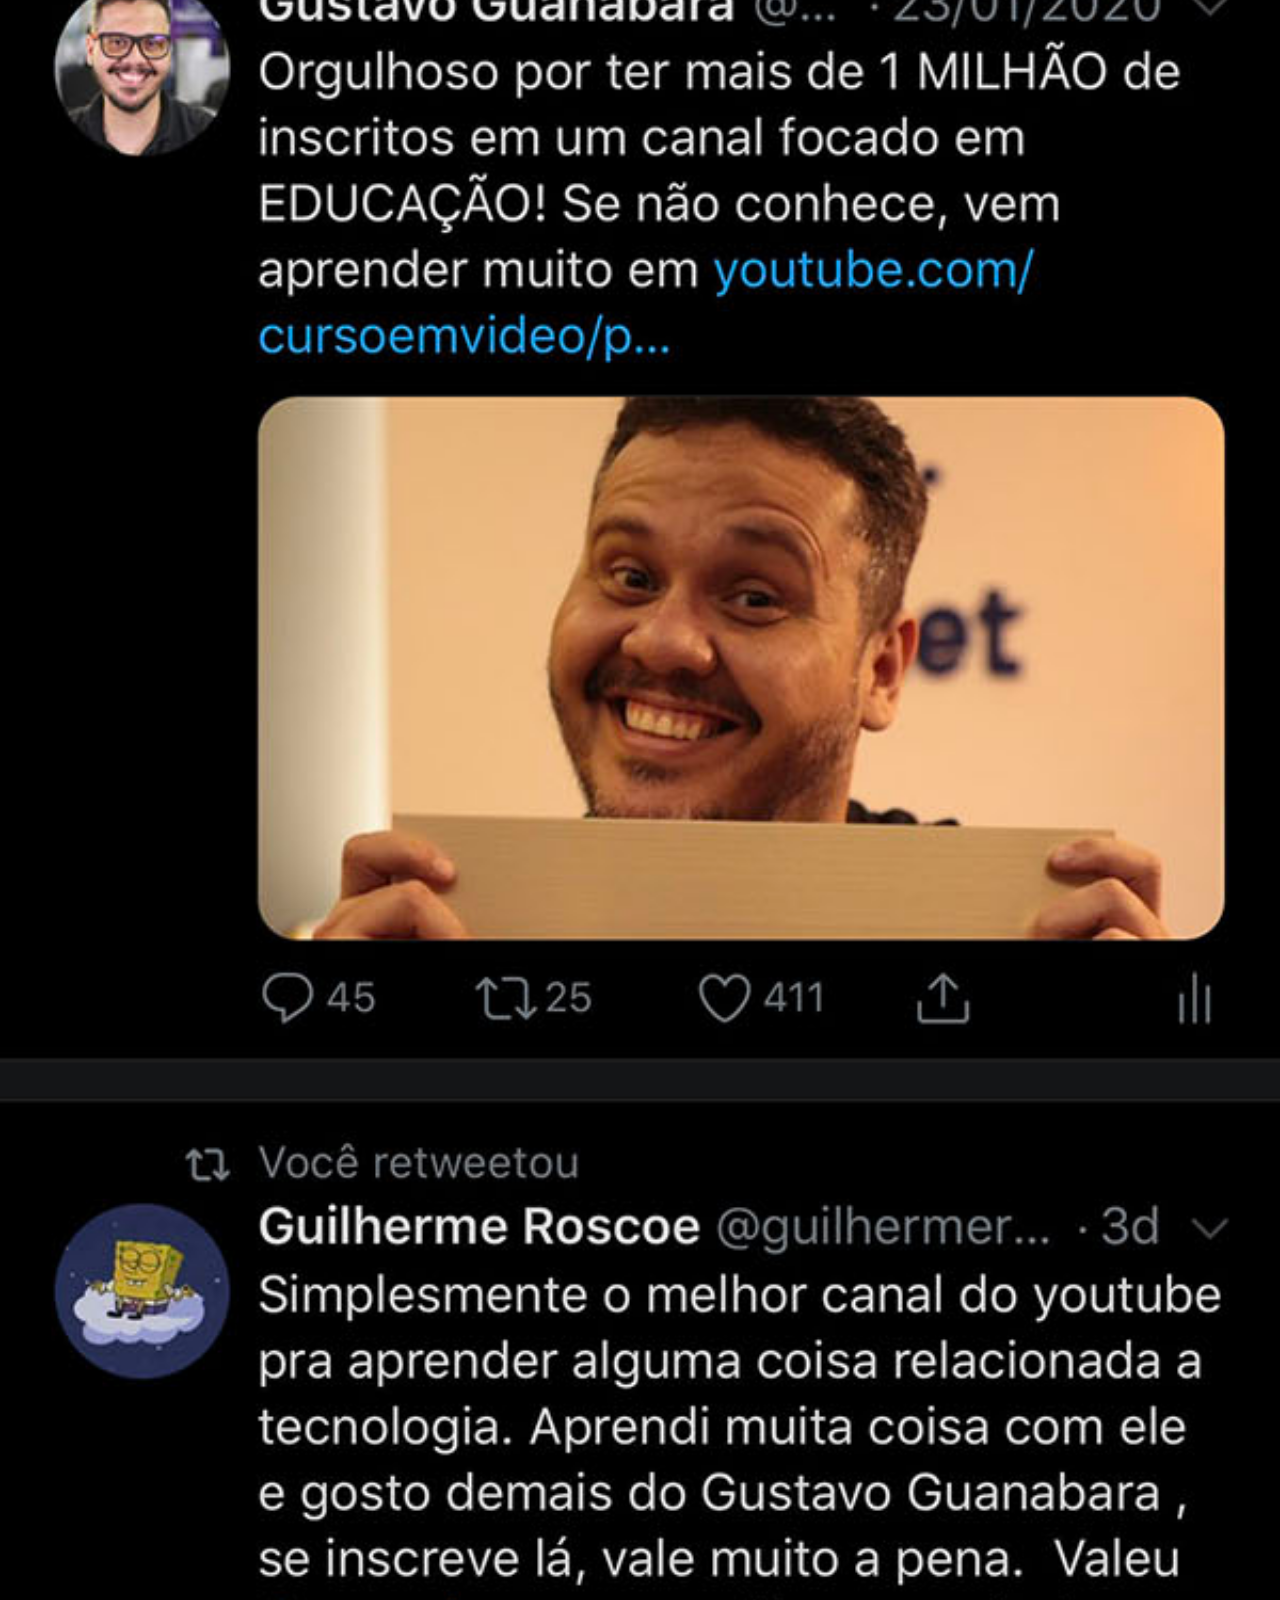
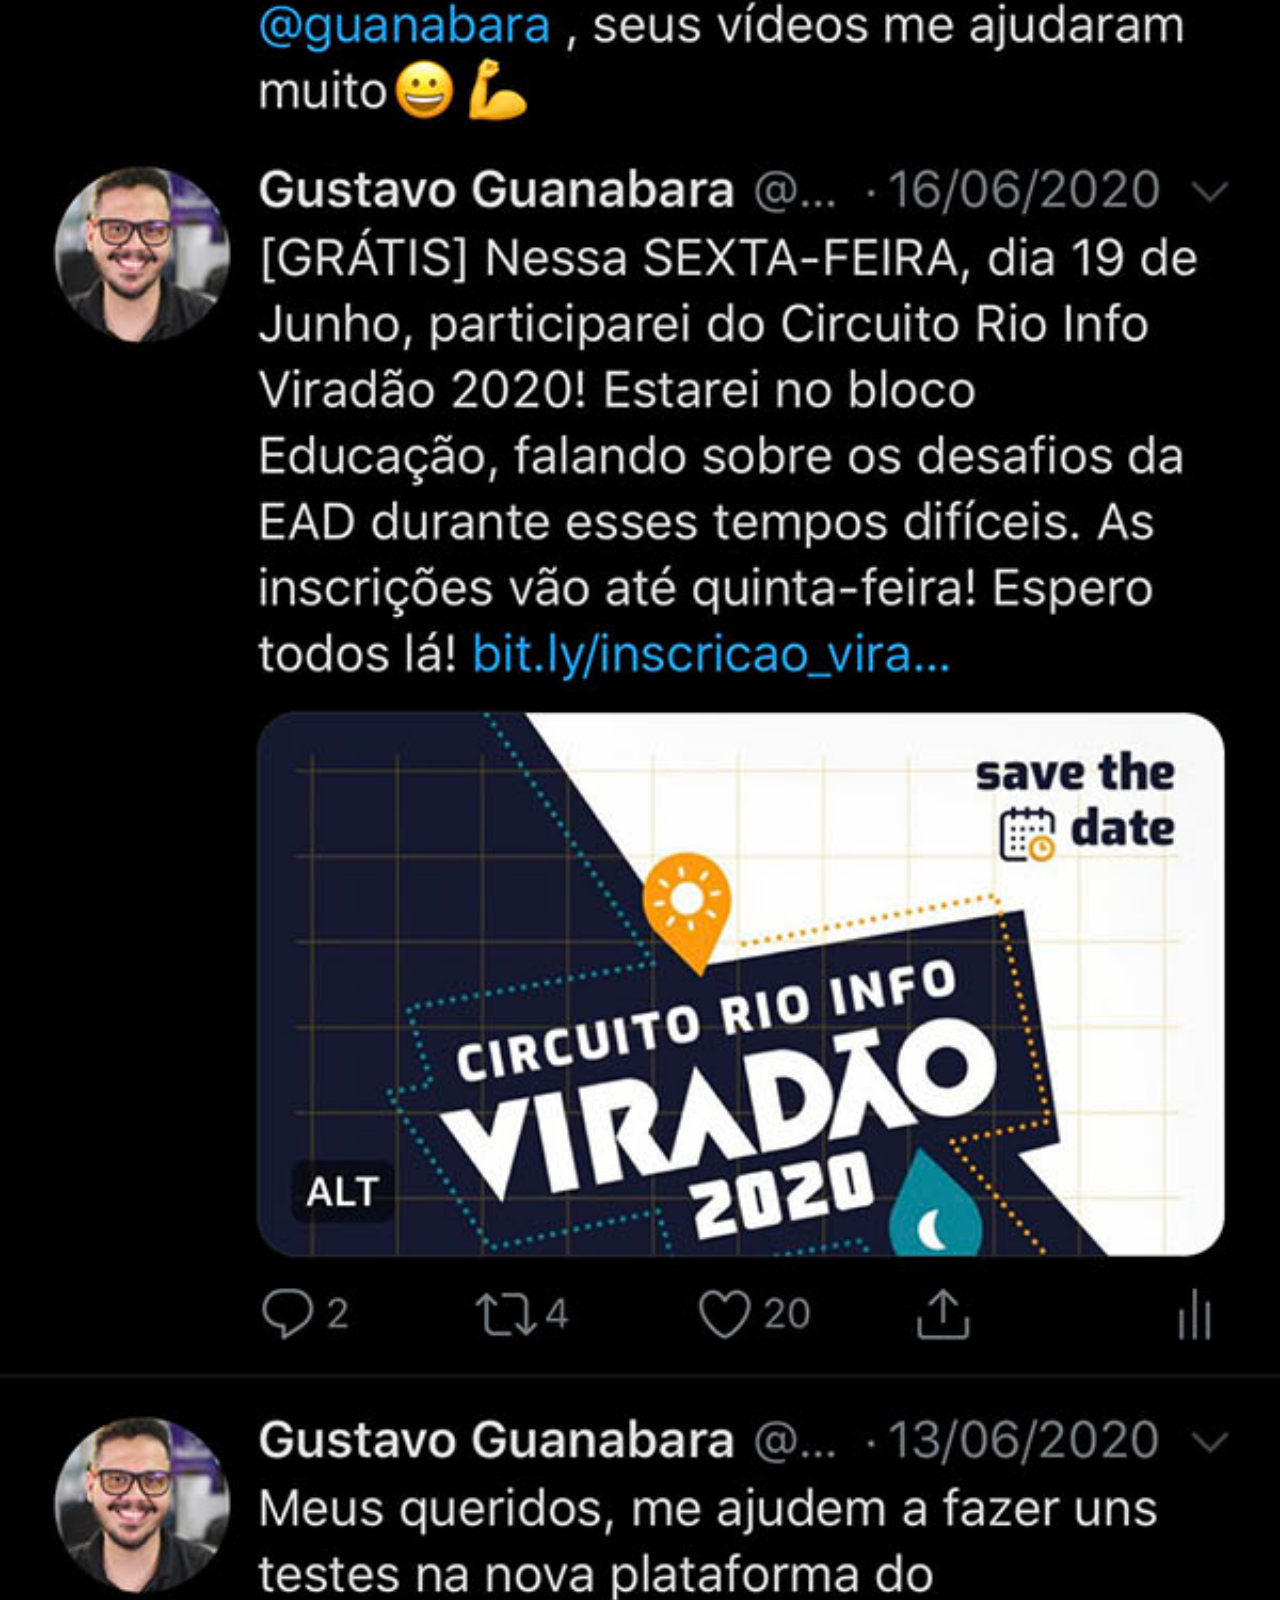
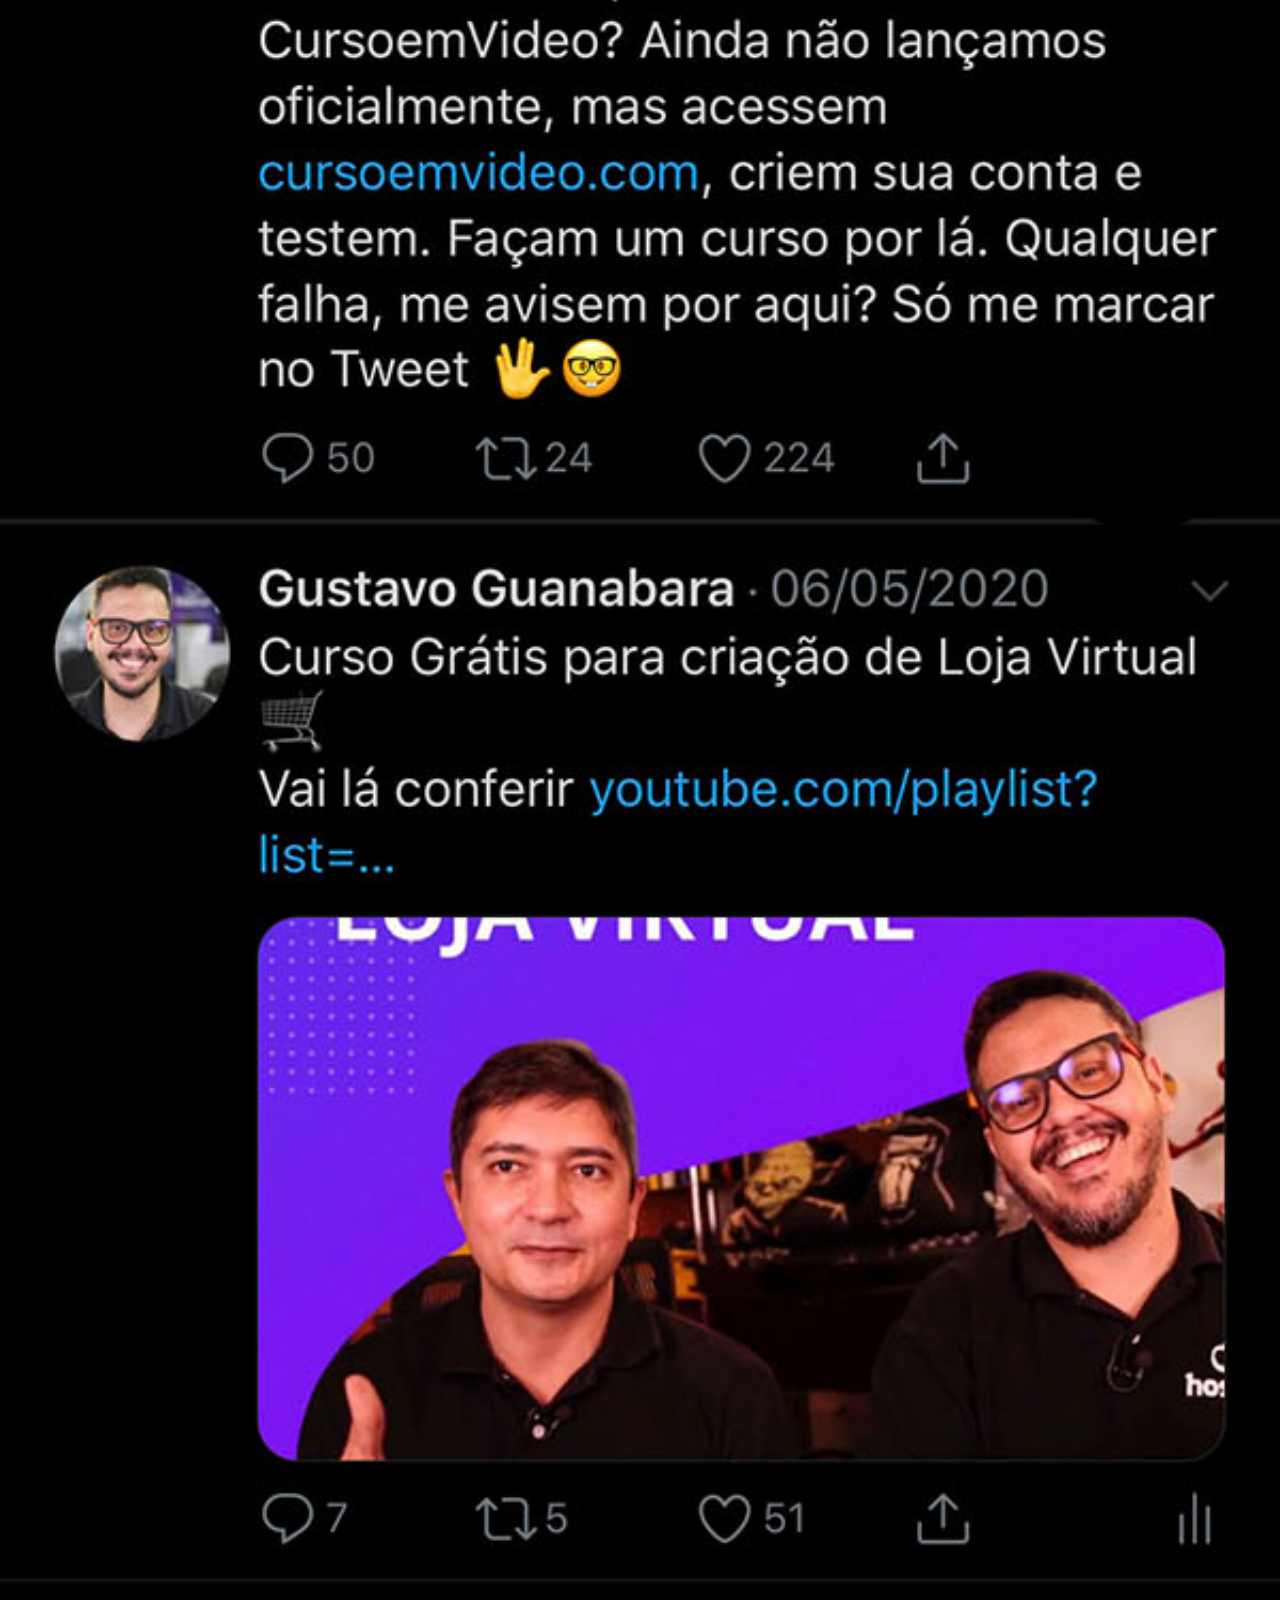
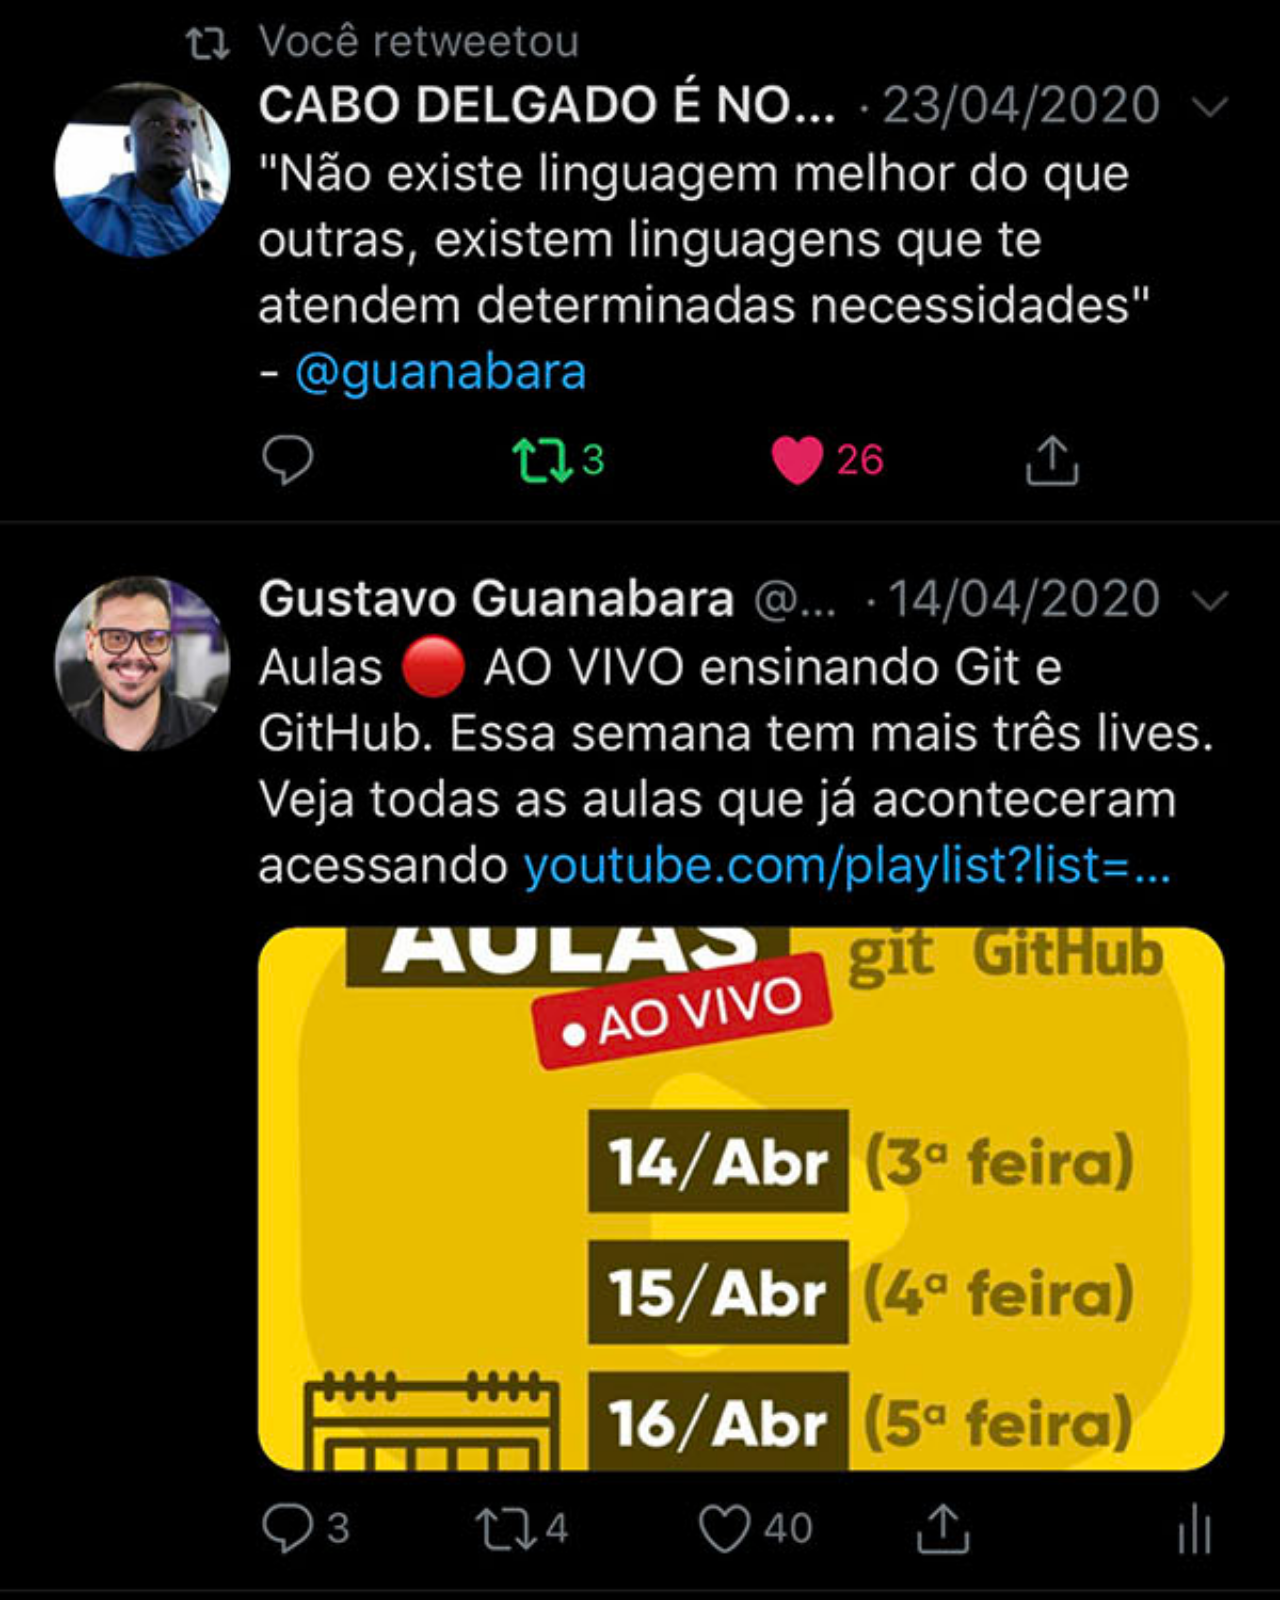
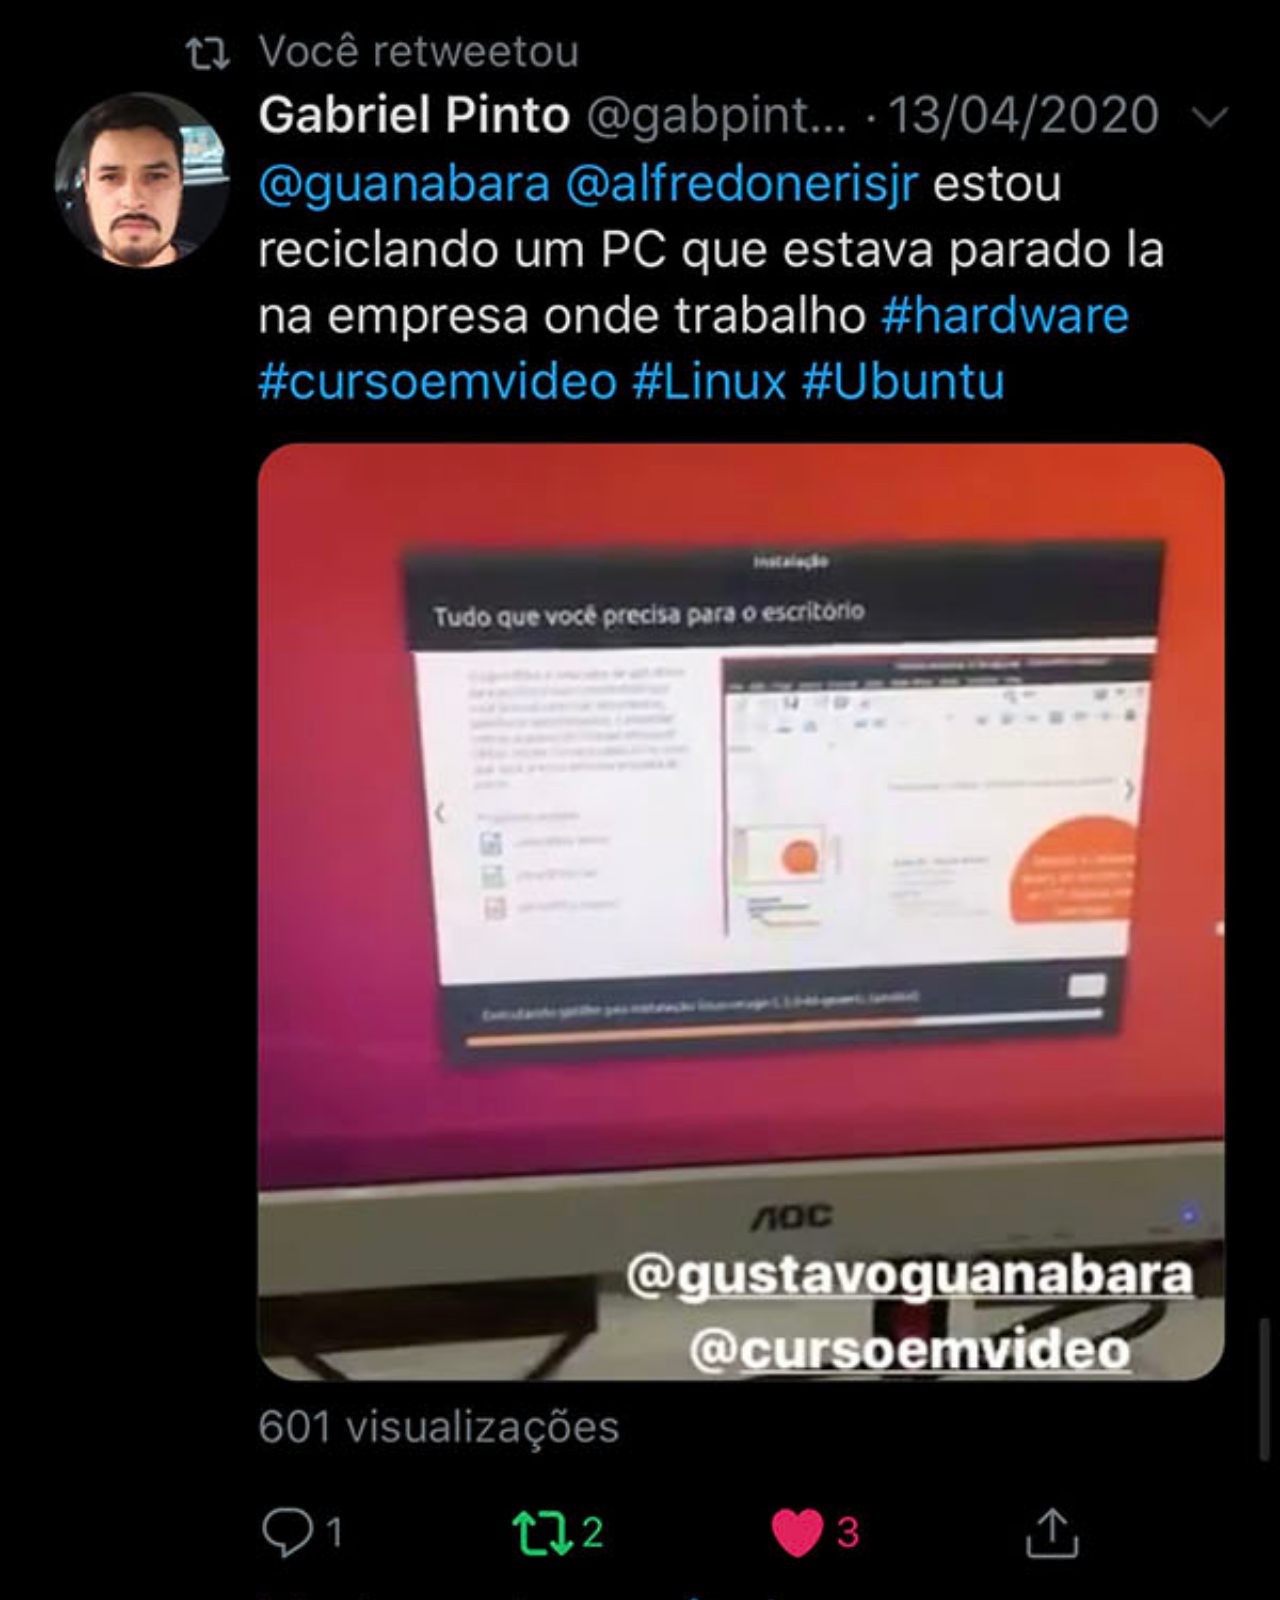
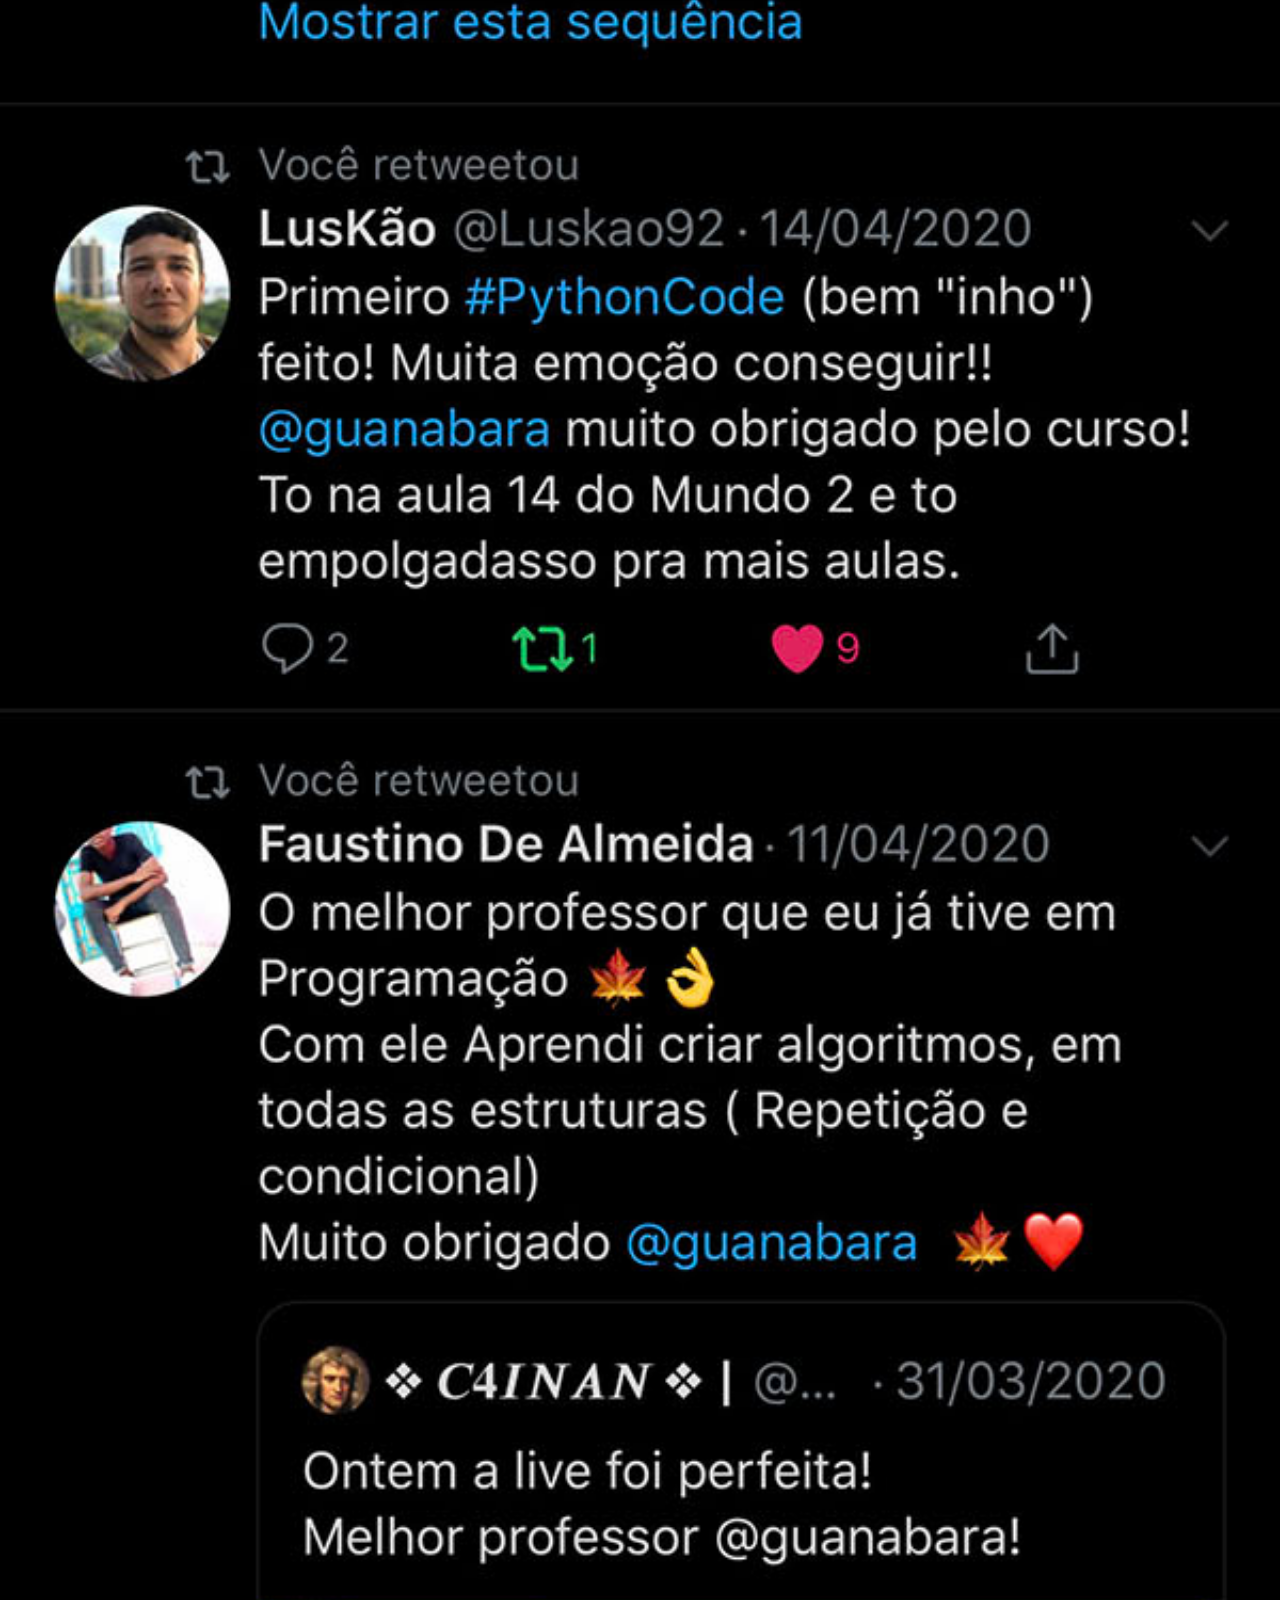
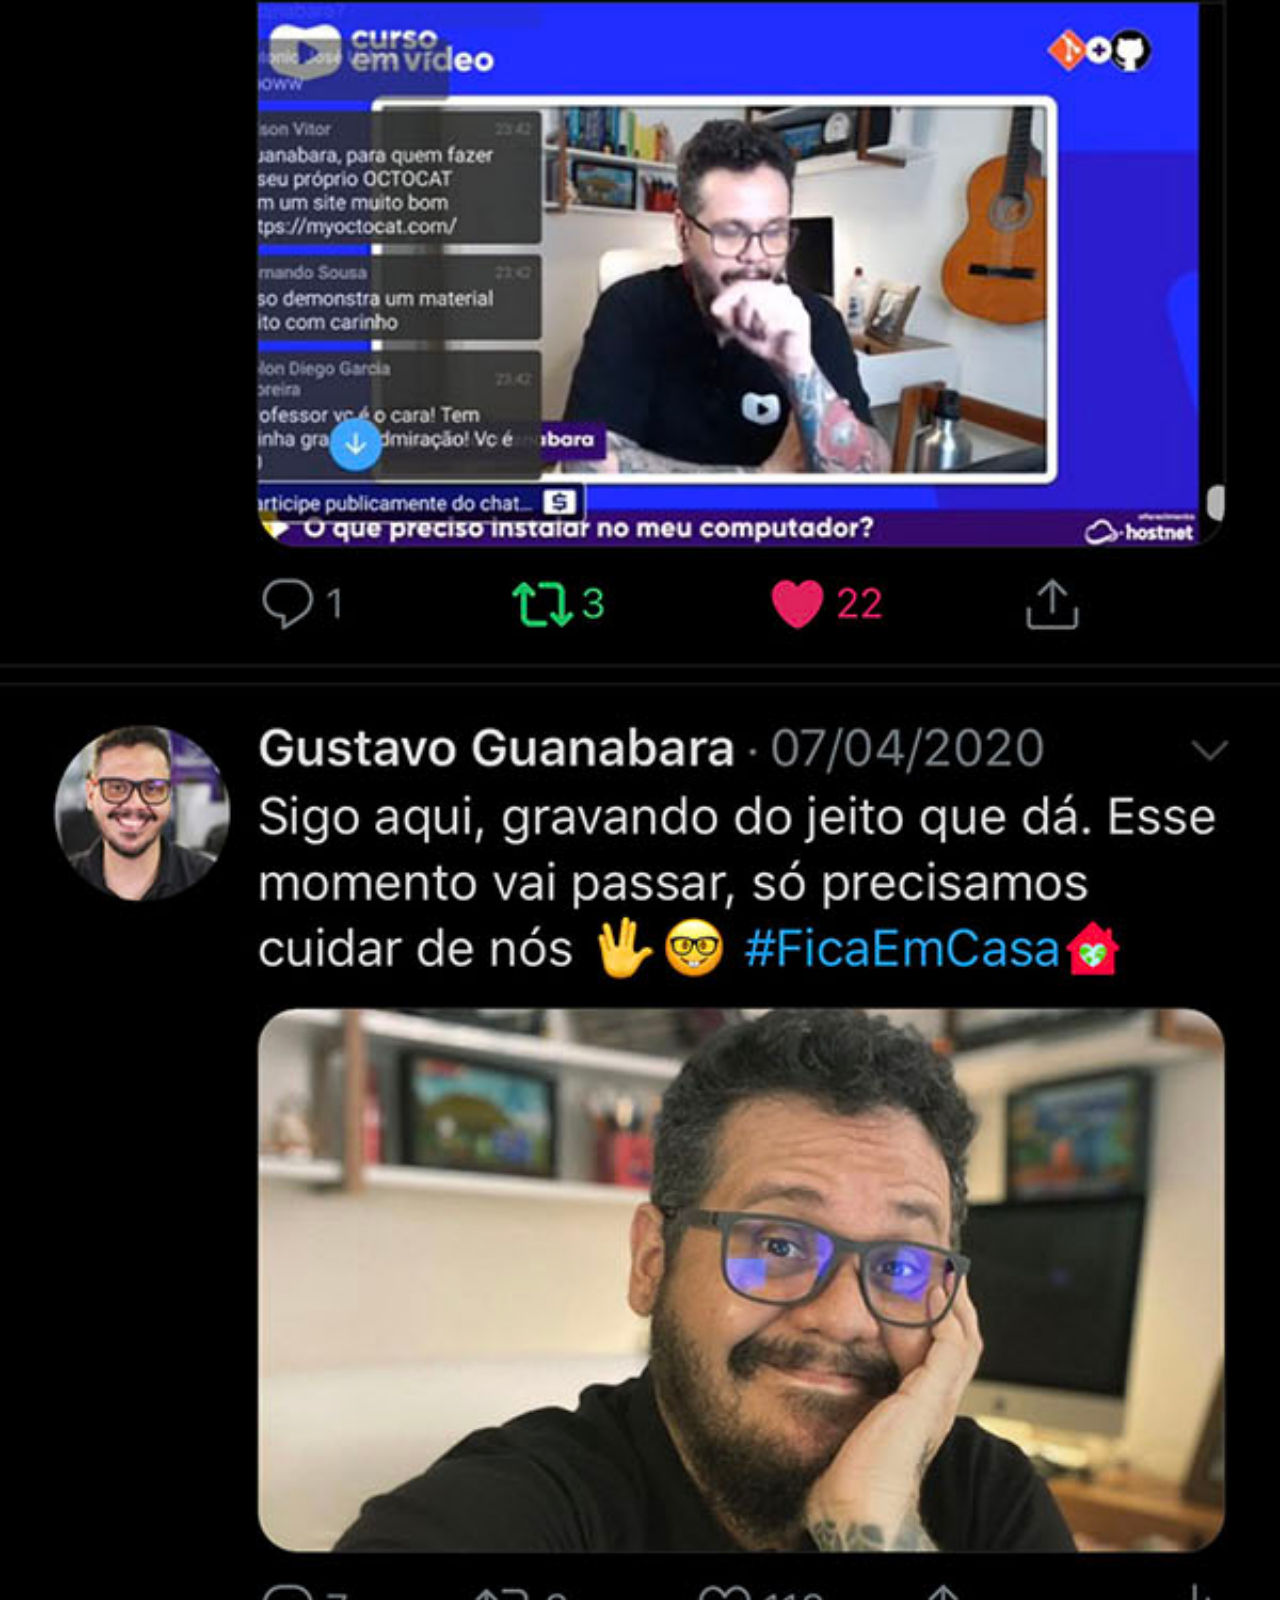
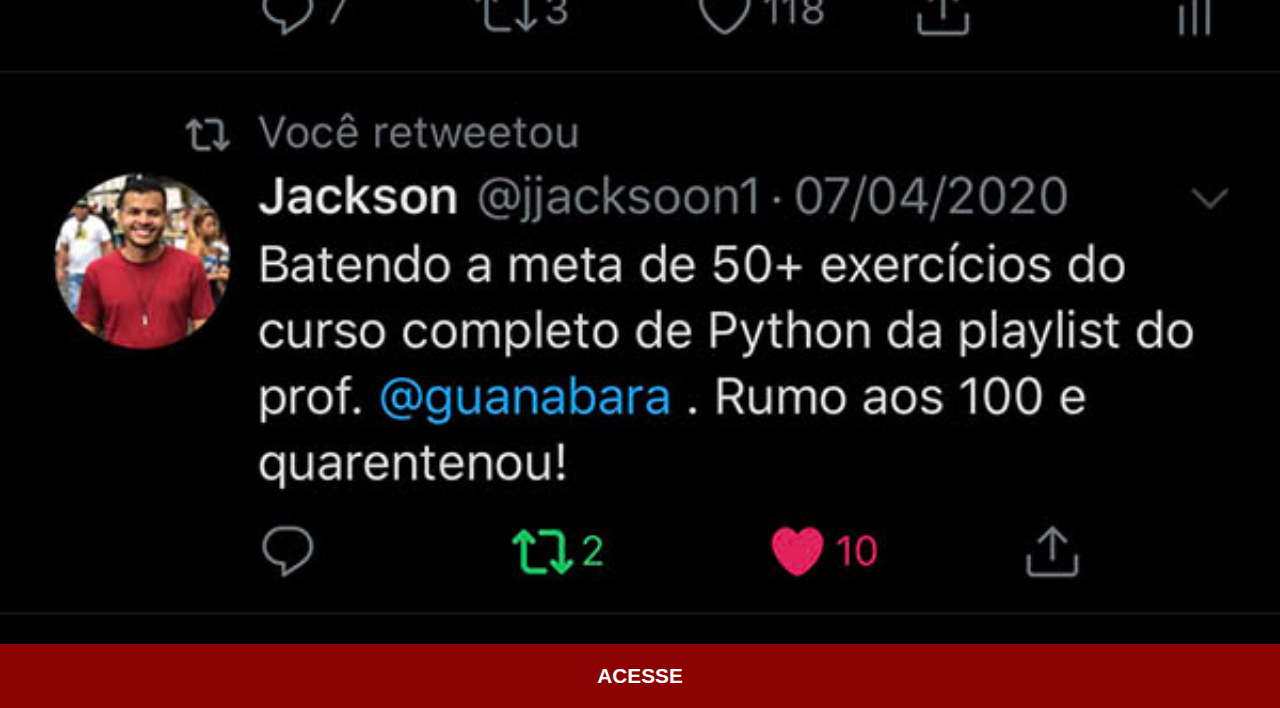
<file: twitter.html>
<!DOCTYPE html>
<html lang="en">
<head>
    <meta charset="UTF-8">
    <meta name="viewport" content="width=device-width, initial-scale=1.0">
    <title>Document</title>
    <link rel="stylesheet" href="estilosCSS/style.css">

    <link rel="stylesheet" href="estilosCSS/estilos.css">
</head>
<body>
    <img src="imagens/tela-twitter.jpg" alt="">
    <a href="https://twitter.com">ACESSE</a>
</body>
</file>
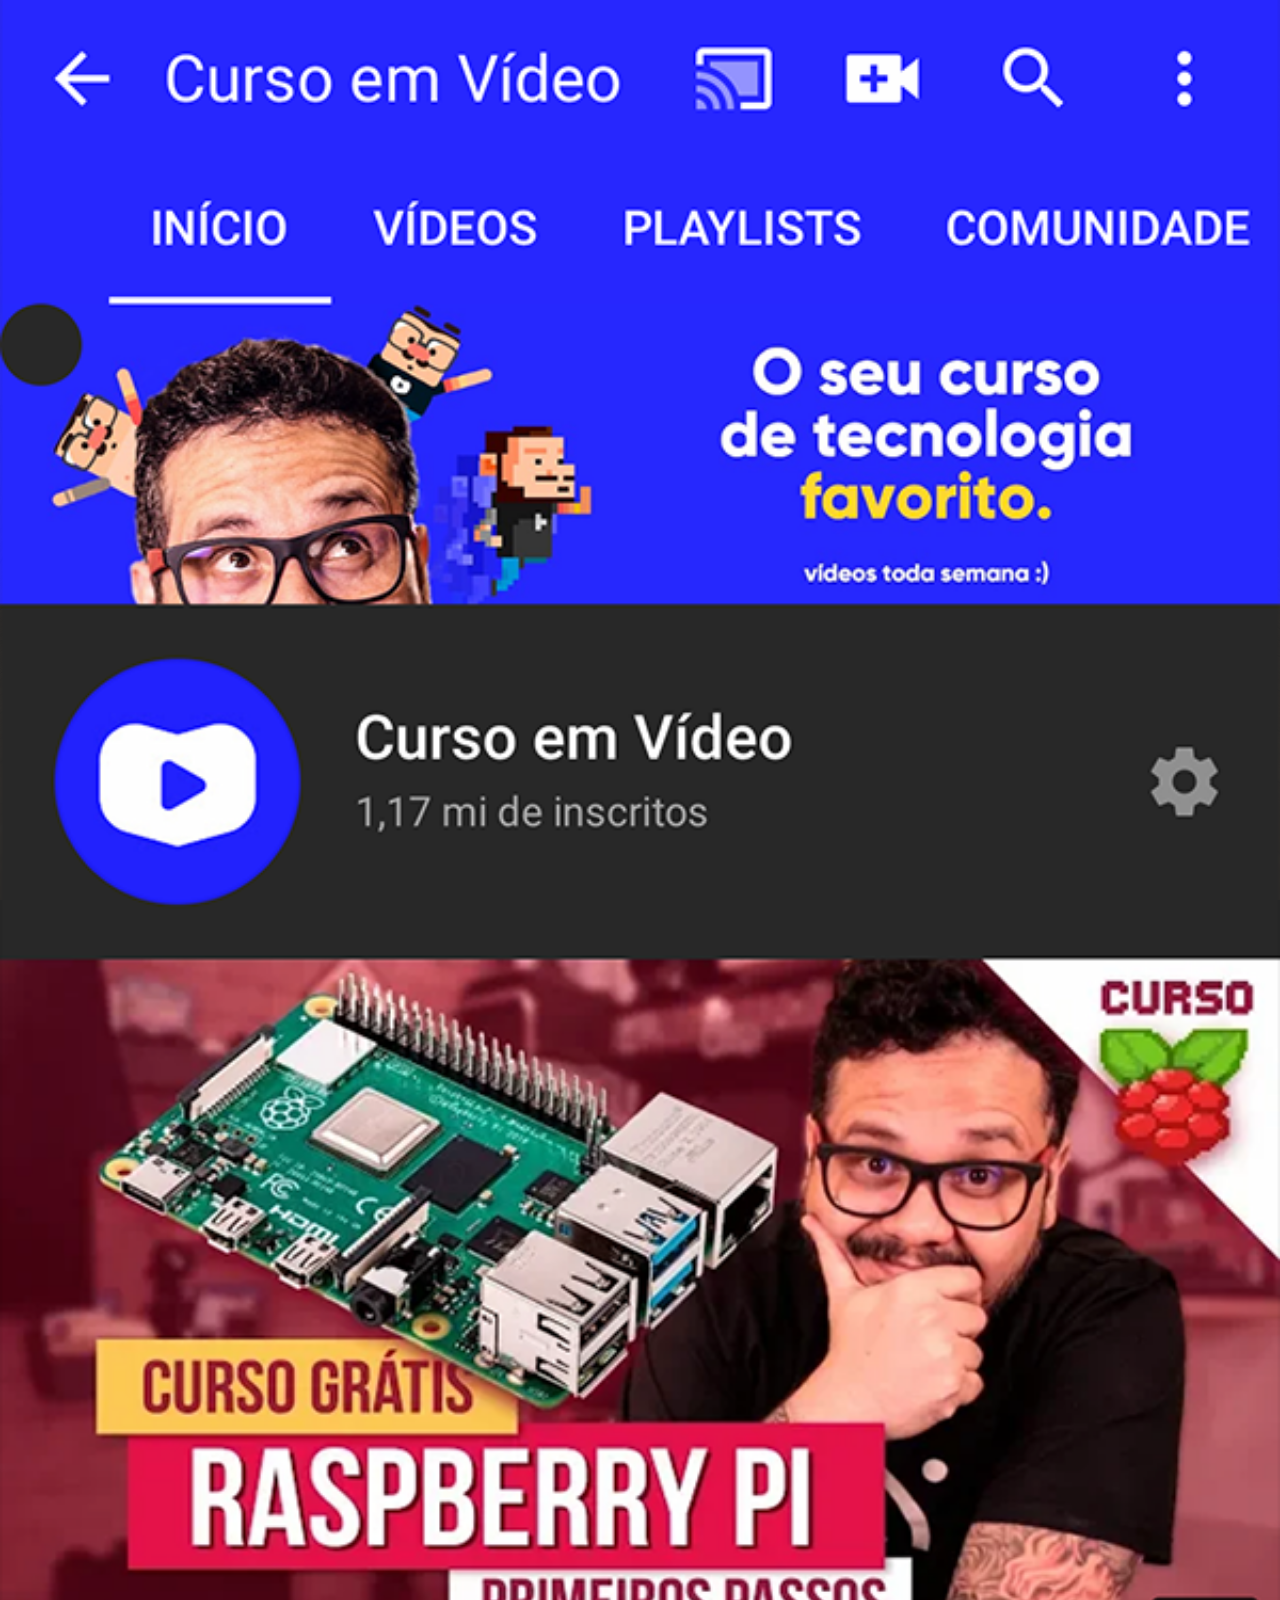
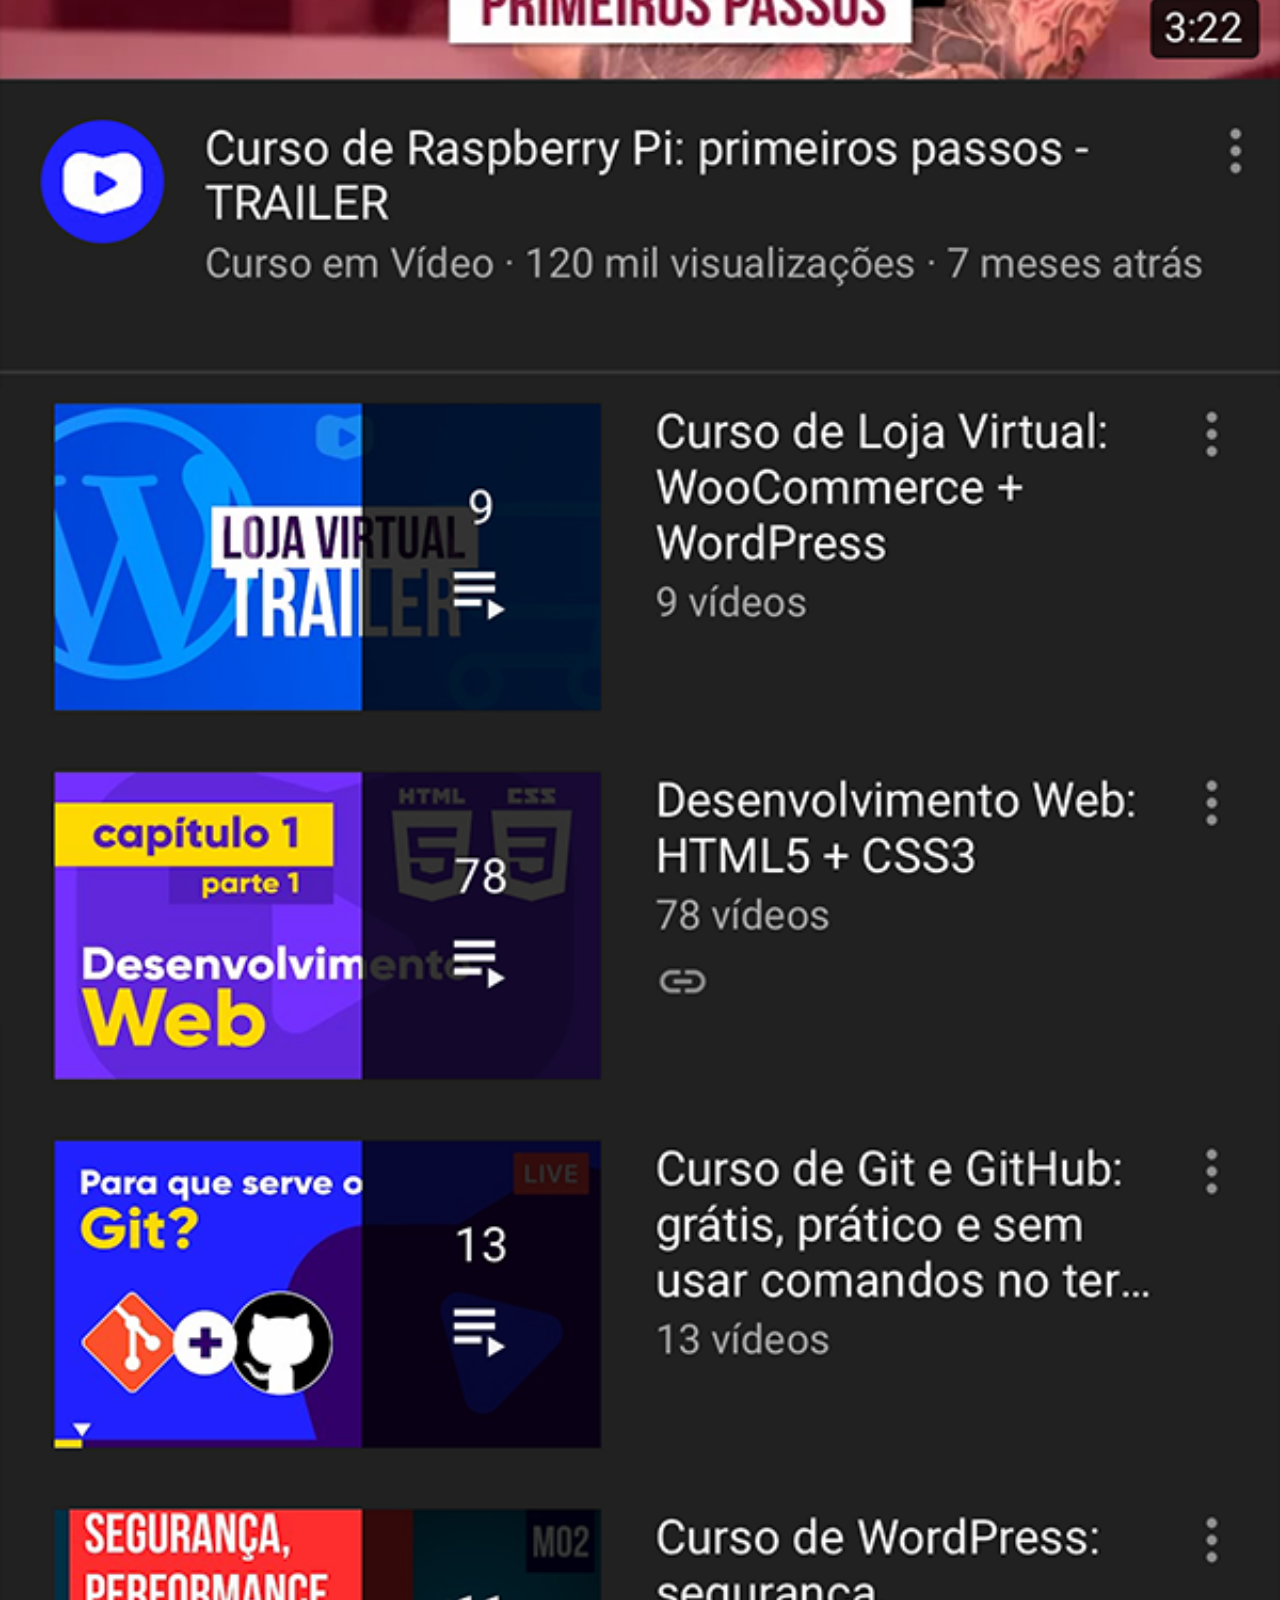
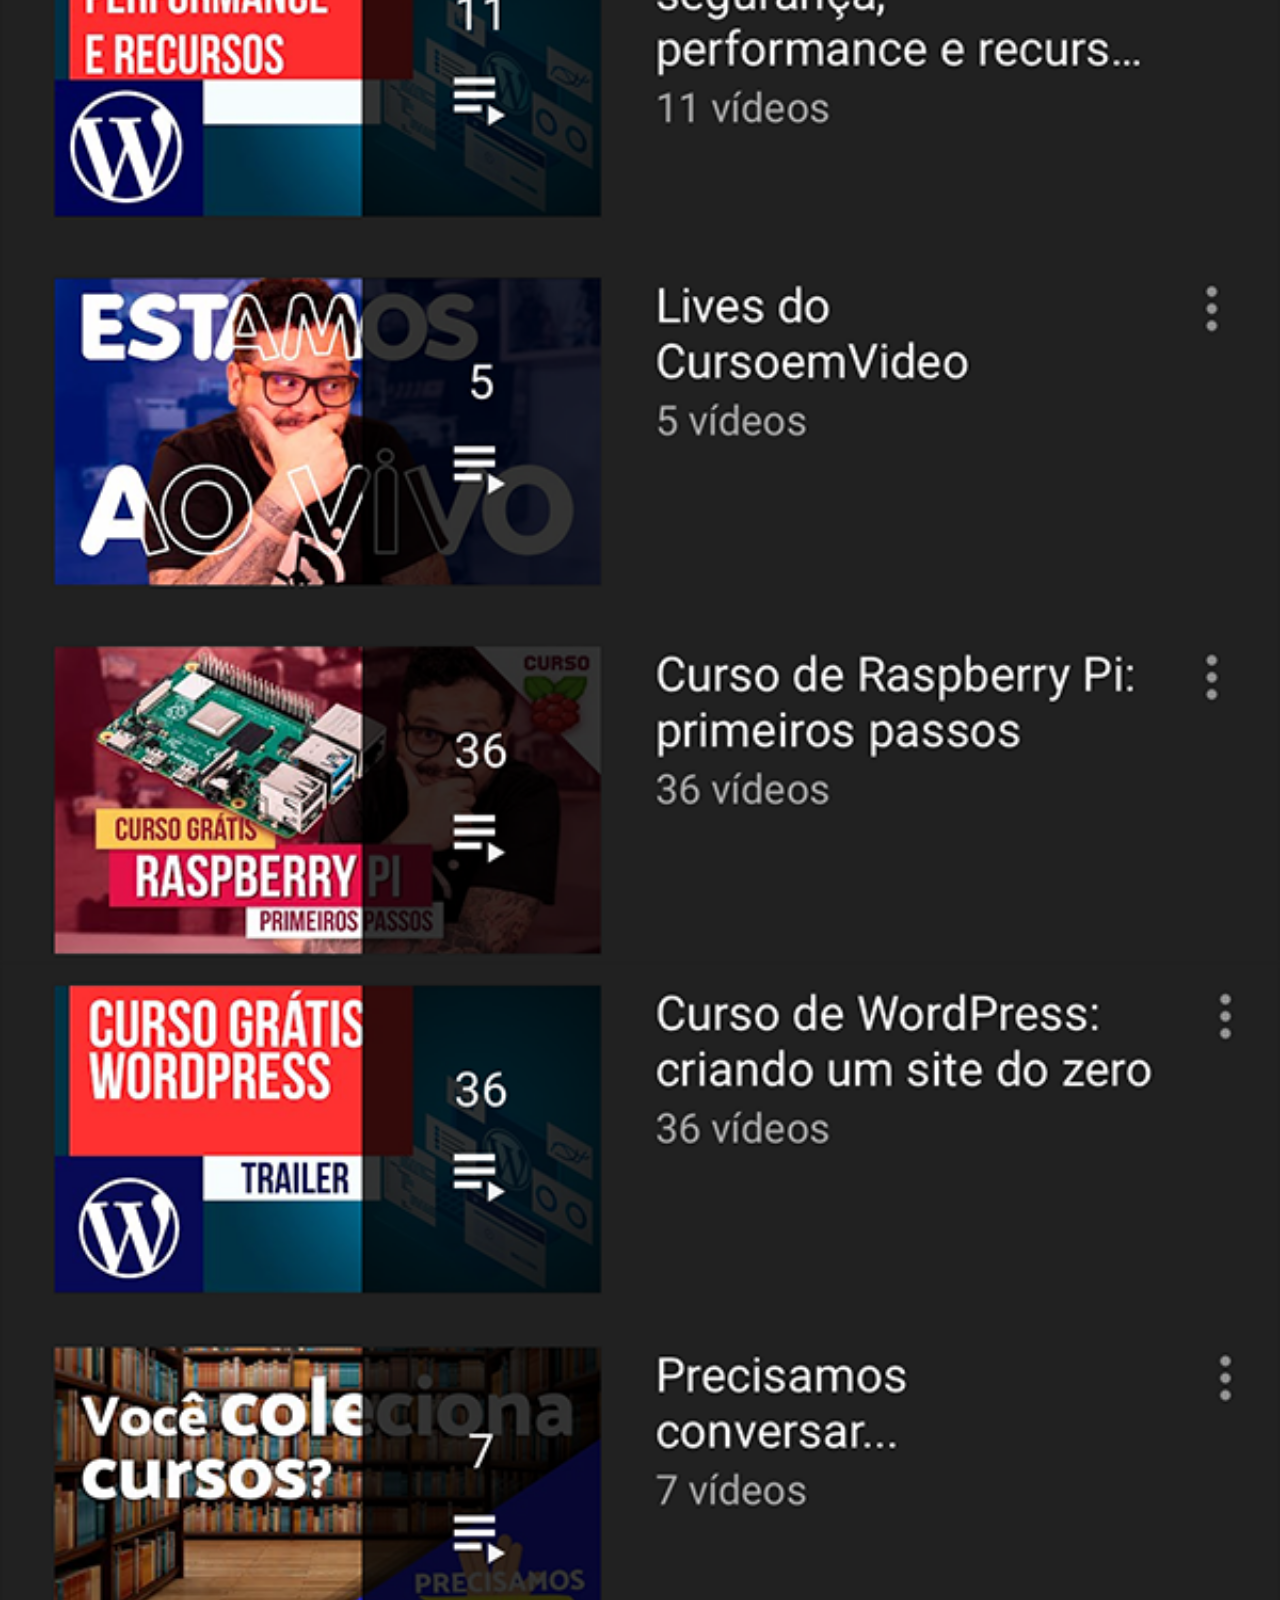
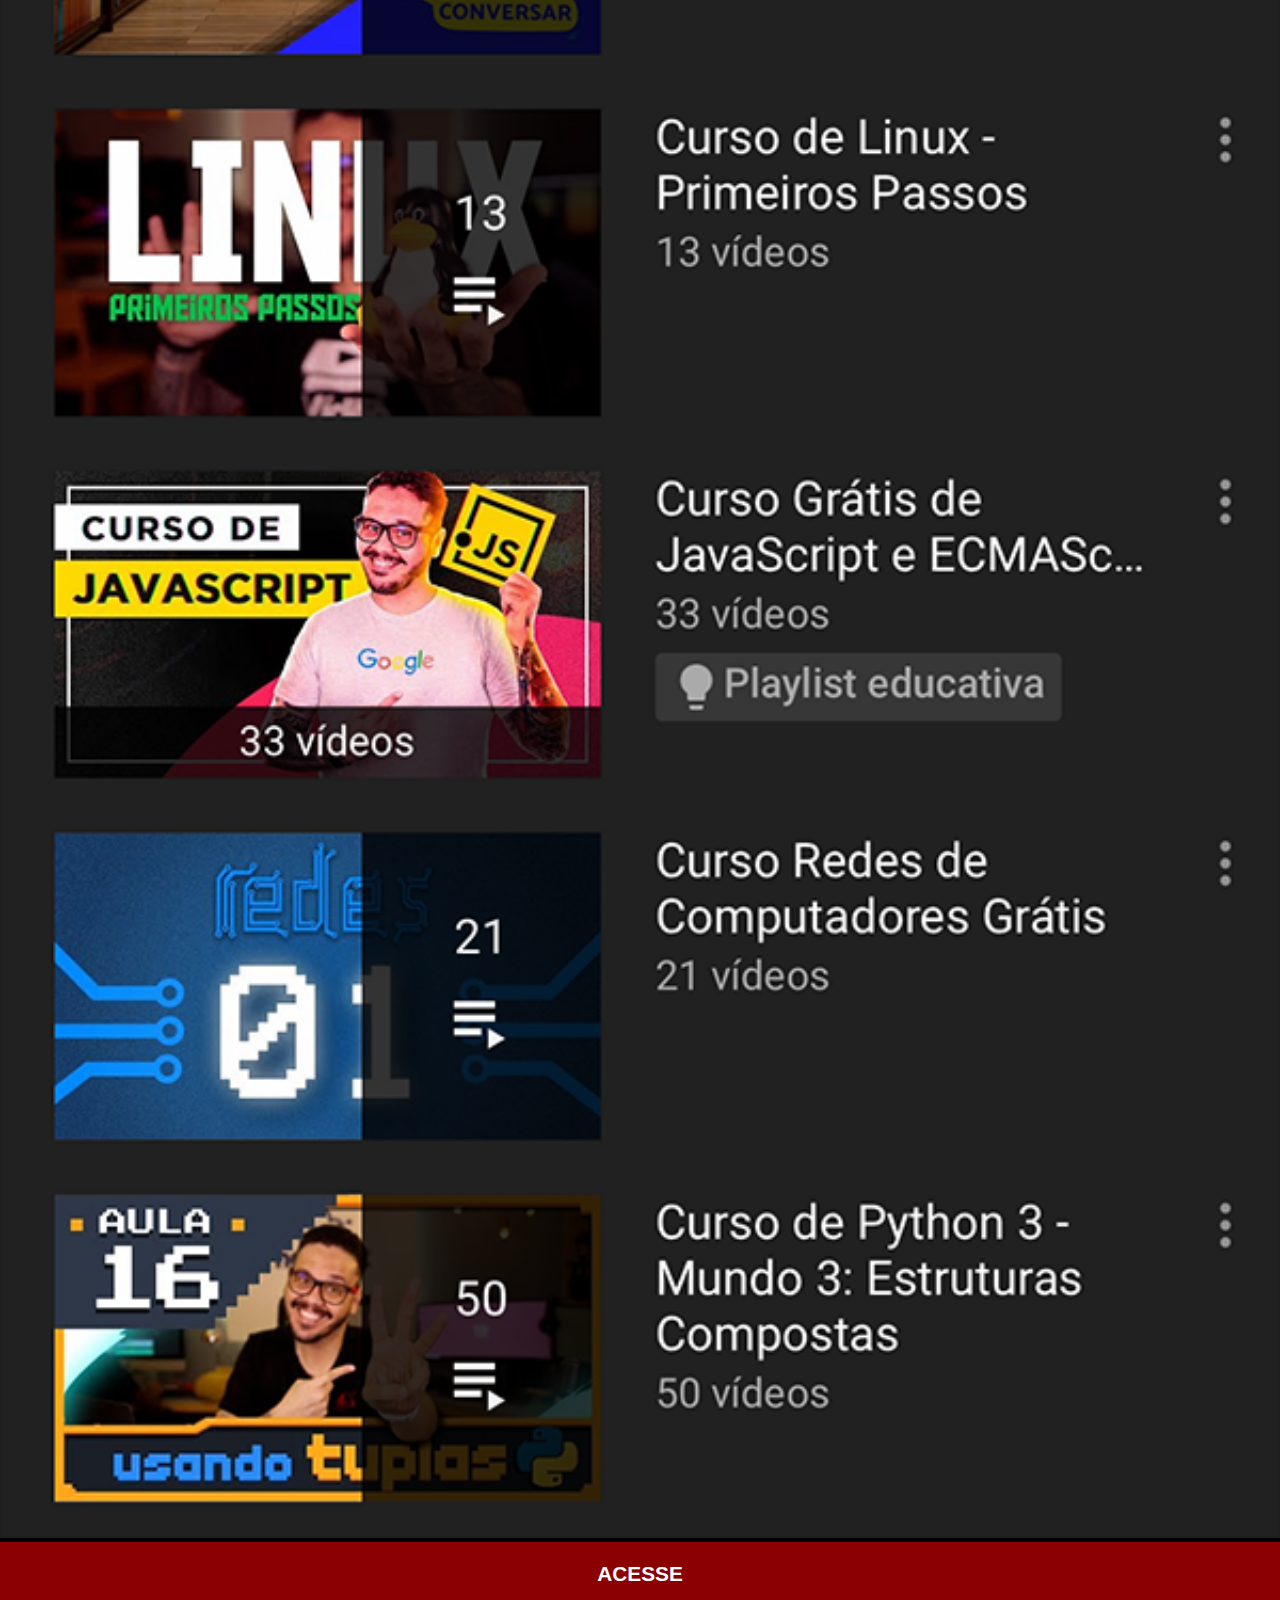
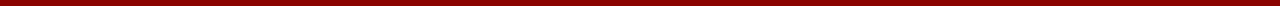
<file: you.html>
<!DOCTYPE html>
<html lang="en">
<head>
    <meta charset="UTF-8">
    <meta name="viewport" content="width=device-width, initial-scale=1.0">
    <title>Document</title>
    <link rel="stylesheet" href="estilosCSS/style.css">

    <link rel="stylesheet" href="estilosCSS/estilos.css">
</head>
<body>
    <img src="imagens/tela-youtube.png" alt="">
    <a href="https://youtube.com">ACESSE</a>
</body>
</file>
<file: estilosCSS/style.css>
@charset "UTF-8";

* {
    padding: 0;
    margin: 0;
    font-family: Arial, Helvetica, sans-serif;
}

html, body {
    height: 100vh;
    width: 100vw;
    background-color: black;
}

body {
    background-image: url(../imagens/fundo-madeira.jpg);
    background-repeat: no-repeat;
    background-size: cover;
    background-position: center center;
}

#telefone {
    background-image: url(../imagens/frame-iphone.png);
    background-repeat: no-repeat;
    background-position: center center;
    background-size: contain;
    height: 480px;
    width: 240px;

    position: absolute;
    left: 50%;
    top: 50%;
    transform: translate(-50%, -50%);
}

#telefone > iframe {
    position: absolute;
    left: 50%;
    top: 50%;

    transform: translate(-50%, -49.4%);
}

nav > ul {
    position: absolute;
    list-style: none;
    right: 10px;
}

nav img {
    width: 60px;
    margin-top: 30px;
    border-radius: 50%;
    box-shadow: 2px 2px 2px black;
    box-sizing: border-box;
}

nav img:hover {
    border: 2px solid white;
    transform: translate(-3px, -3px);
    box-shadow: 5px 5px 2px black;

    transition: transform .3s, border .1s, box-shadow .3s;
}
</file>
<file: estilosCSS/estilos.css>
@charset "UTF-8";

* {
    padding: 0;
    margin: 0;
    font-family: Arial, Helvetica, sans-serif;
}

::-webkit-scrollbar {
    width: 0;
    height: 0;
}

img {
    width: 100vw;
}

a {
    display: block;
    background-color: darkred;
    text-align: center;
    padding: 20px;
    font-size: 1.3em;
    font-weight: bolder;
    color: white;
    text-decoration: none;
}

a:hover {
    background-color: red;
    text-decoration: underline;
}
</file>
